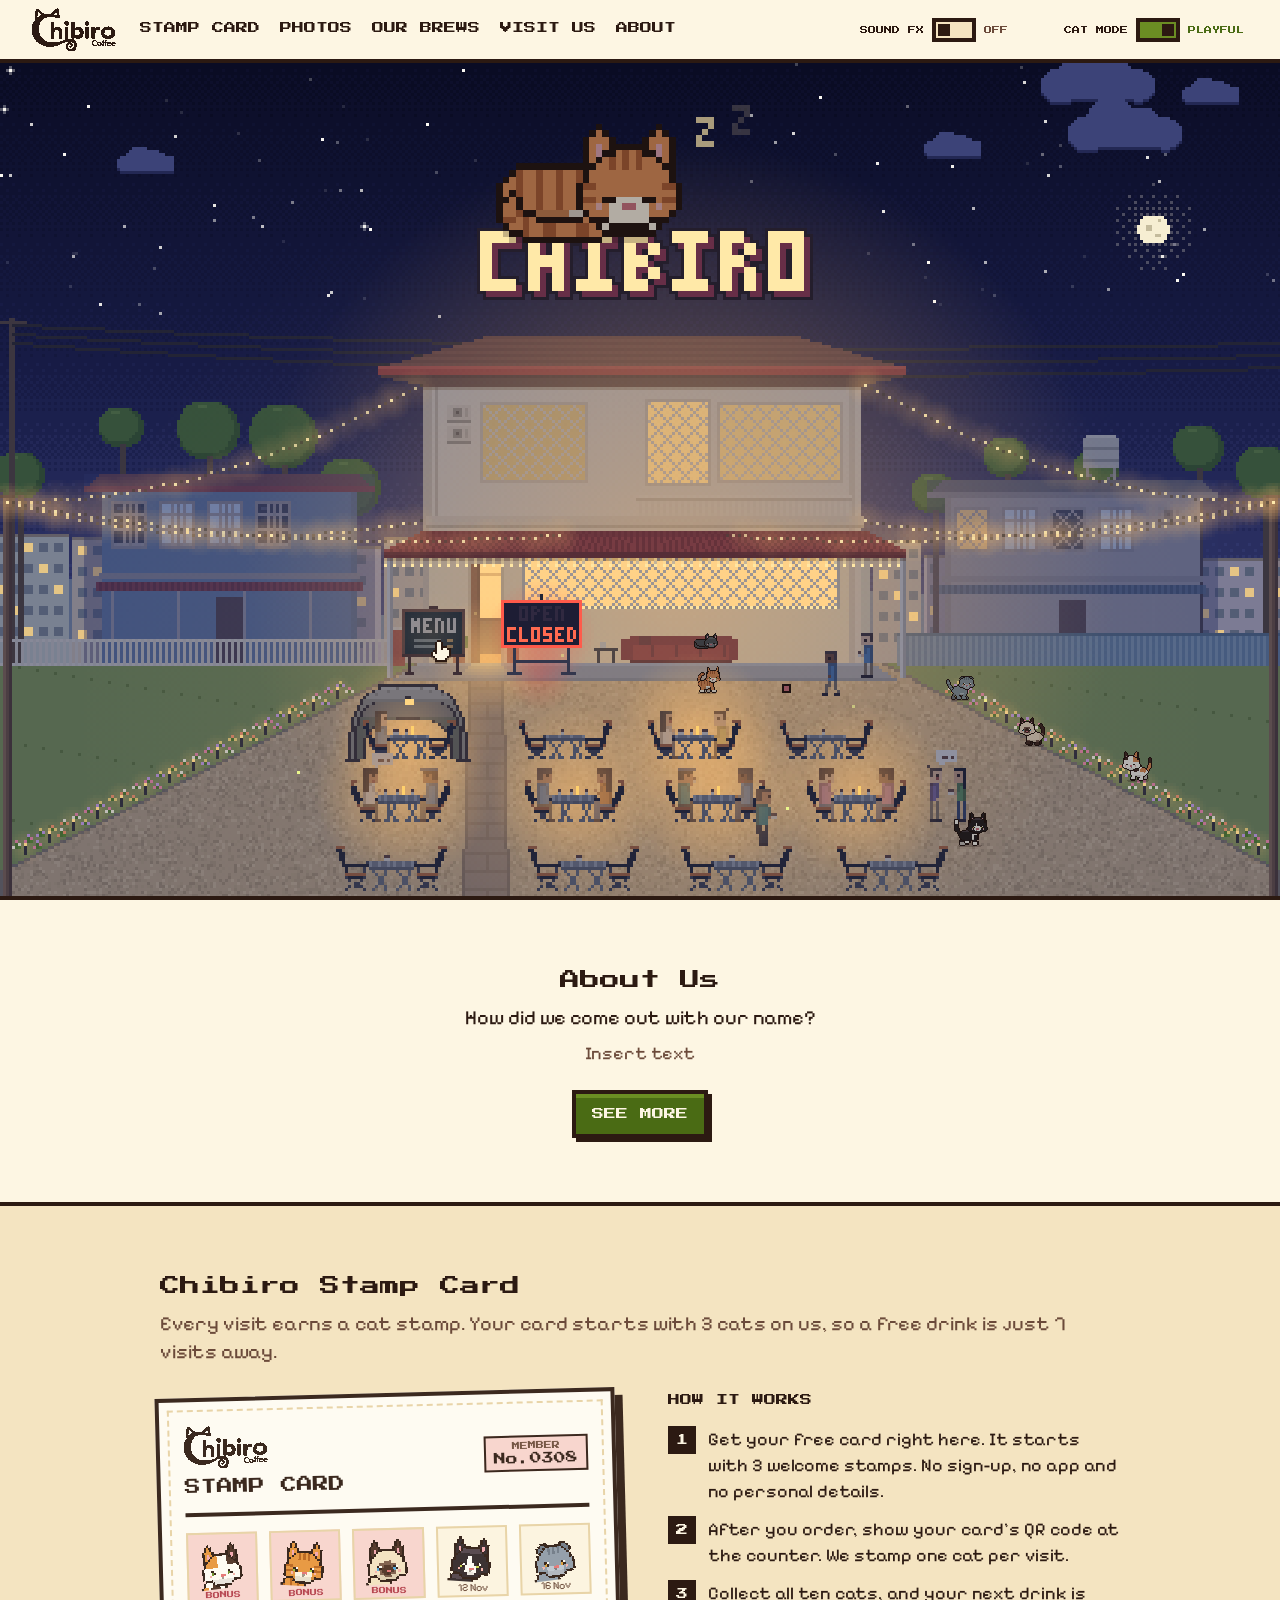
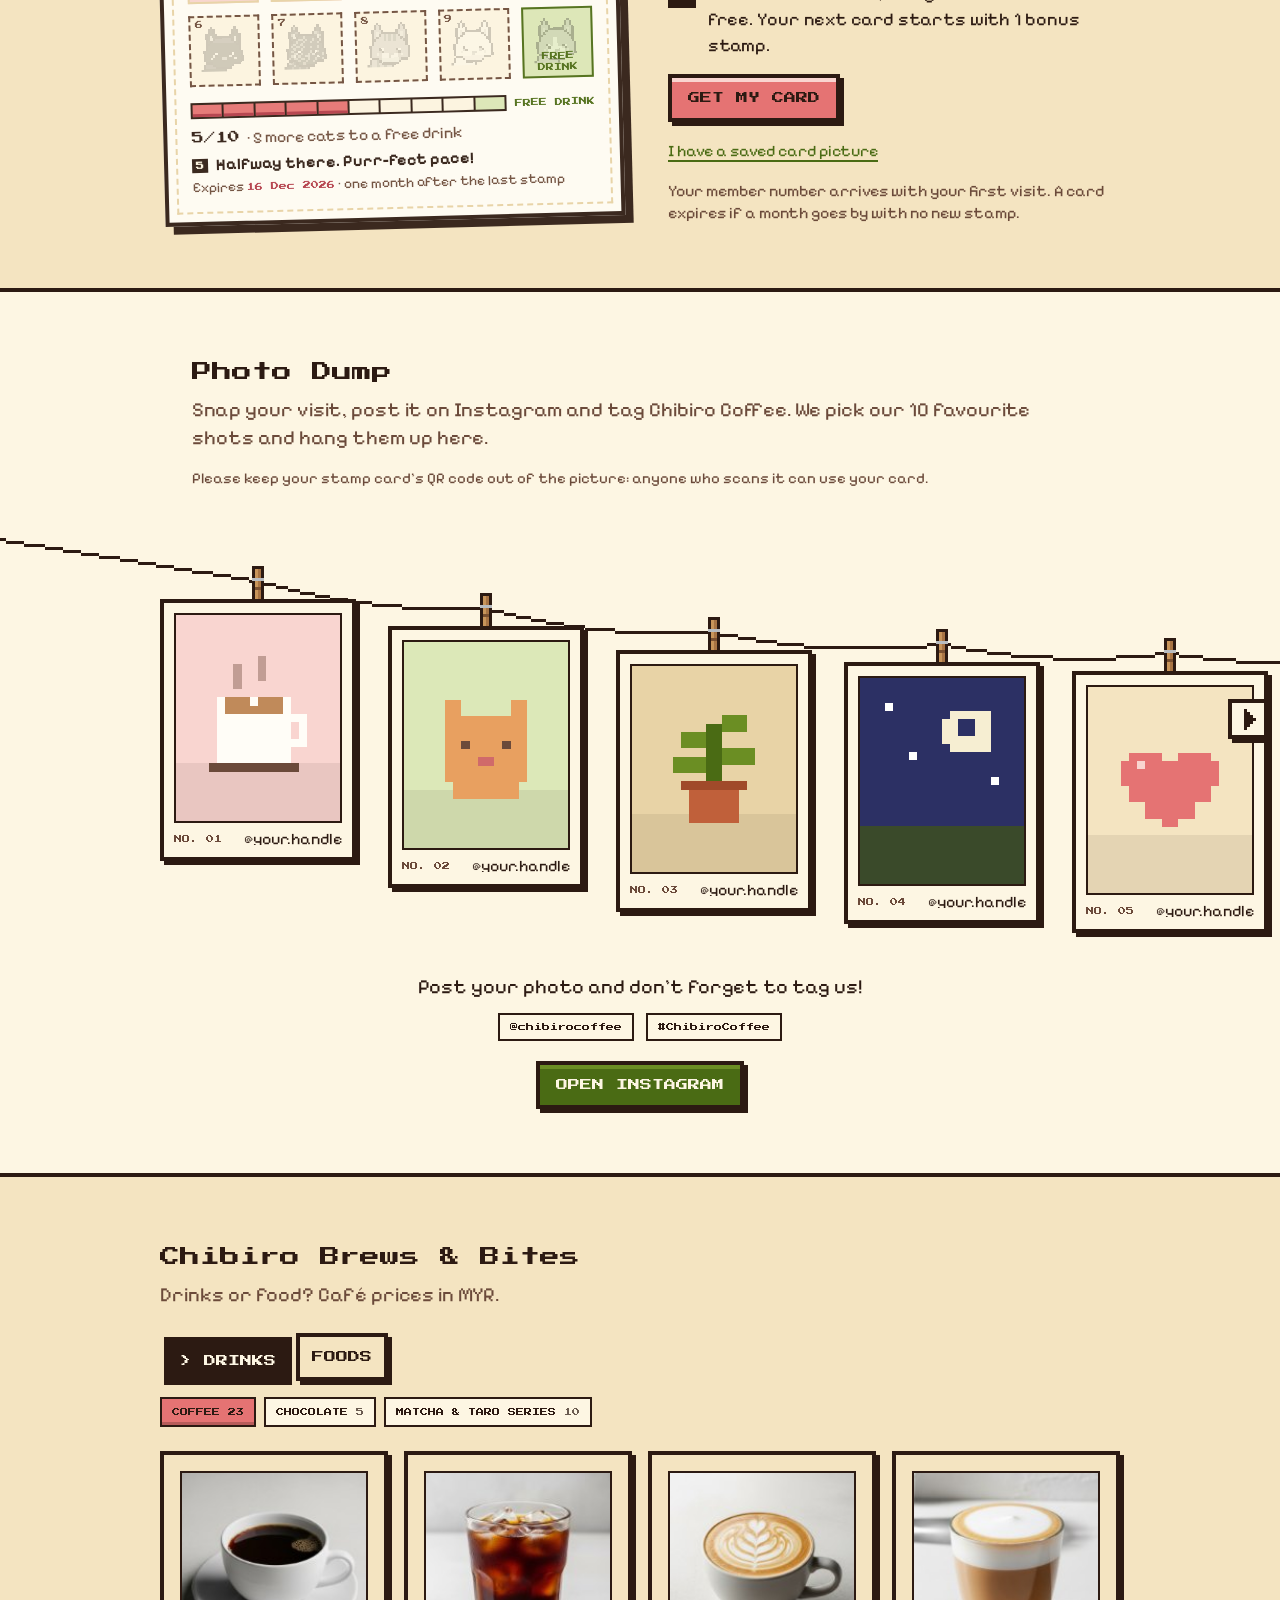
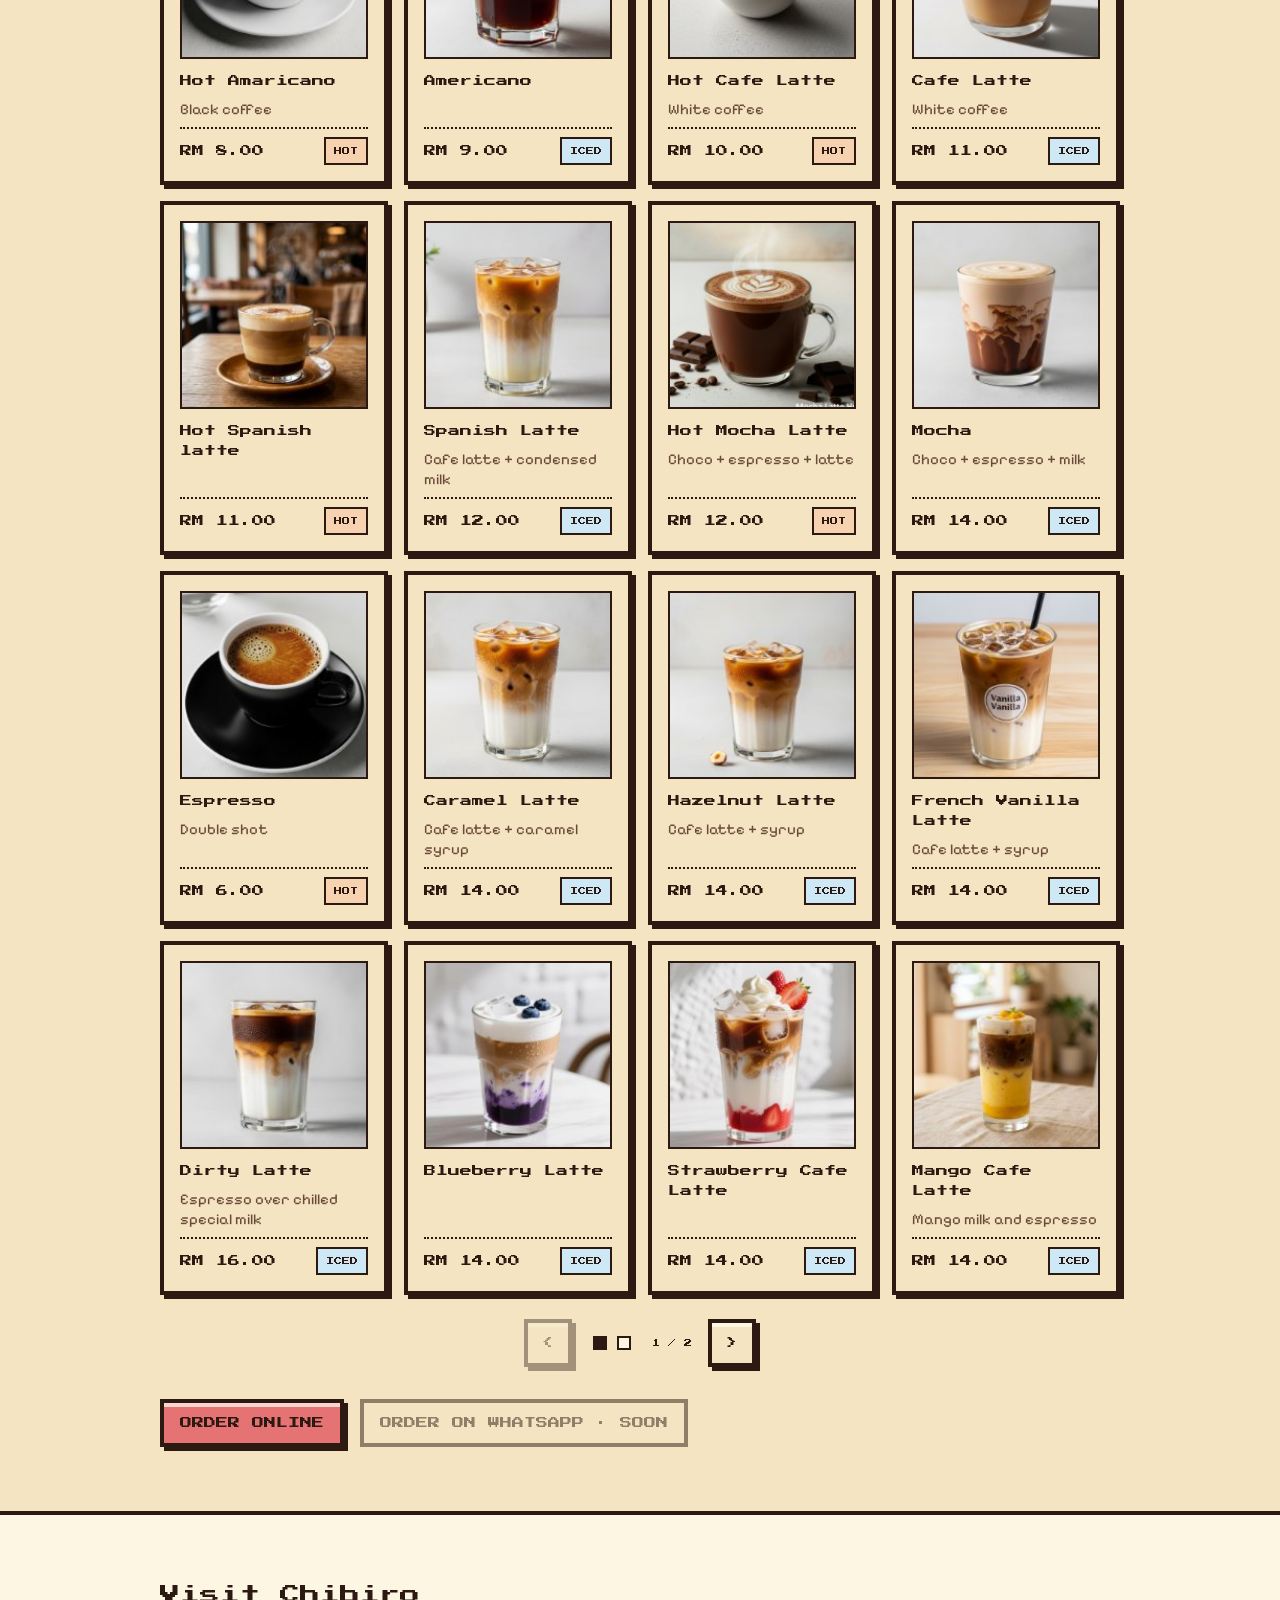
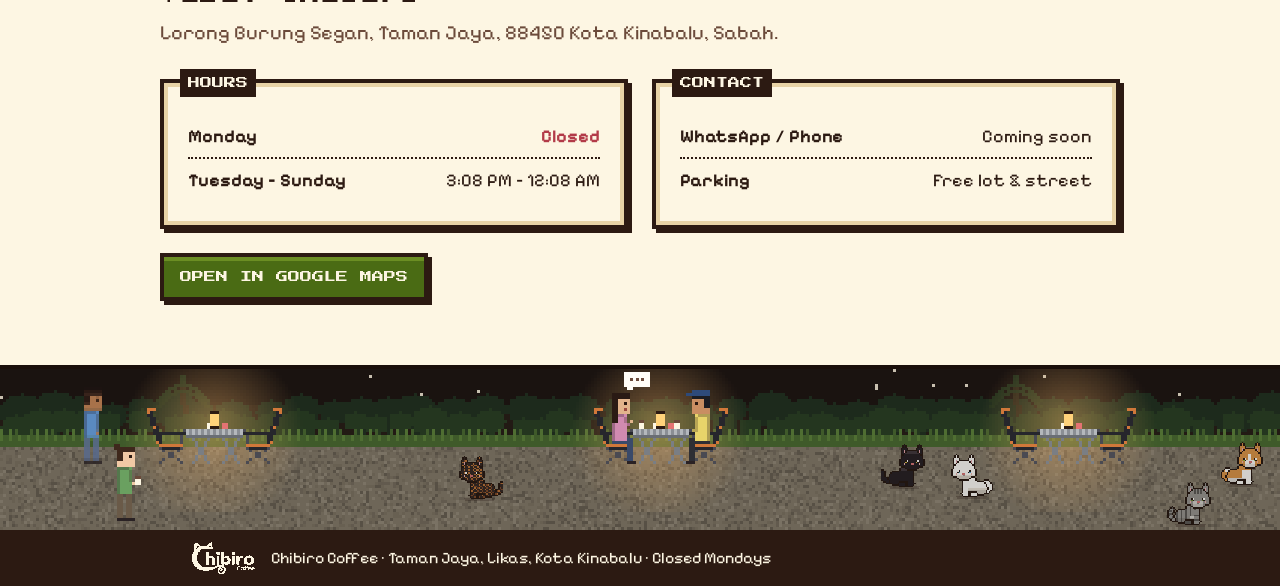
<file: index.html>
<!doctype html>
<html lang="en">
<head>
<meta charset="utf-8">
<meta name="viewport" content="width=device-width, initial-scale=1">
<!-- Content Security Policy: only this site's own scripts, styles, fonts and images run; the page may only talk to this site itself and the stamp card (Google Apps Script).
     'self' in connect-src lets checkers like Lighthouse read robots.txt from this site; it opens nothing outside it.
     If a new outside service is added (photos, maps, analytics), add its address here or the browser will block it. -->
<meta http-equiv="Content-Security-Policy" content="default-src 'none'; script-src 'self'; style-src 'self'; font-src 'self'; img-src 'self' data:; connect-src 'self' https://script.google.com https://script.googleusercontent.com; manifest-src 'self'; base-uri 'none'; form-action 'none'; object-src 'none'">
<meta name="referrer" content="strict-origin-when-cross-origin">
<title>Chibiro Coffee — Home-Brewed Specialty Coffee in Likas</title>
<meta name="description" content="Chibiro Coffee: cozy, cat-approved specialty coffee in Taman Jaya, Likas, Kota Kinabalu. Open Tuesday to Sunday, 3:08 PM – 12:08 AM.">
<link rel="icon" href="assets/chibiro-favicon.svg">
<link rel="canonical" href="https://nyleworks.github.io/Chibiro-Coffee/">
<!-- link previews (WhatsApp, Facebook, X, Telegram…). og:image and og:url must be absolute: update the address if the site moves -->
<meta property="og:type" content="website">
<meta property="og:site_name" content="Chibiro Coffee">
<meta property="og:title" content="Chibiro Coffee · Cat-Approved Specialty Coffee in Likas">
<meta property="og:description" content="A cozy home café in Taman Jaya, Likas, Kota Kinabalu. Specialty coffee under the fairy lights, from 3:08 PM to 12:08 AM, Tuesday to Sunday.">
<meta property="og:url" content="https://nyleworks.github.io/Chibiro-Coffee/">
<meta property="og:image" content="https://nyleworks.github.io/Chibiro-Coffee/assets/og-image.png">
<meta property="og:image:width" content="1200">
<meta property="og:image:height" content="630">
<meta property="og:image:alt" content="Pixel-art Chibiro Coffee café at sunset: a ginger cat asleep on the CHIBIRO sign above the white two-storey house with its red awning, neon OPEN sign, fairy lights and customers at tables in the yard.">
<meta property="og:locale" content="en_MY">
<meta name="twitter:card" content="summary_large_image">
<meta name="theme-color" content="#fdf6e3">
<!-- "Add to Home Screen". The manifest link is added by app.js on Android/desktop only: iPhones then save the exact
     address on screen (which carries the card), instead of the manifest's start address. -->
<link rel="apple-touch-icon" href="assets/chibiro-icon-180.png">
<meta name="apple-mobile-web-app-capable" content="yes">
<meta name="mobile-web-app-capable" content="yes">
<meta name="apple-mobile-web-app-status-bar-style" content="default">
<meta name="apple-mobile-web-app-title" content="Chibiro">
<!-- the two pixel fonts are hosted here (assets/fonts, OFL licence), so no visitor data goes to Google; font-display: swap in styles.css -->
<link rel="preload" href="assets/fonts/press-start-2p-latin-400-normal.woff2" as="font" type="font/woff2" crossorigin>
<link rel="preload" href="assets/fonts/pixelify-sans-latin-400-normal.woff2" as="font" type="font/woff2" crossorigin>
<link rel="stylesheet" href="styles.css">
<!-- for Google: the café's details as structured data (address, hours, menu). Hours past midnight close "00:08" the next day. -->
<script type="application/ld+json">
{
  "@context": "https://schema.org",
  "@type": "CafeOrCoffeeShop",
  "name": "Chibiro Coffee",
  "description": "A cozy, cat-approved home café serving specialty coffee in Taman Jaya, Likas, Kota Kinabalu.",
  "url": "https://nyleworks.github.io/Chibiro-Coffee/",
  "image": "https://nyleworks.github.io/Chibiro-Coffee/assets/og-image.png",
  "logo": "https://nyleworks.github.io/Chibiro-Coffee/assets/chibiro-icon-512.png",
  "address": {
    "@type": "PostalAddress",
    "streetAddress": "Lorong Burung Segan, Taman Jaya",
    "addressLocality": "Kota Kinabalu",
    "addressRegion": "Sabah",
    "postalCode": "88450",
    "addressCountry": "MY"
  },
  "openingHoursSpecification": [{
    "@type": "OpeningHoursSpecification",
    "dayOfWeek": ["Tuesday", "Wednesday", "Thursday", "Friday", "Saturday", "Sunday"],
    "opens": "15:08",
    "closes": "00:08"
  }],
  "servesCuisine": ["Coffee", "Matcha", "Desserts"],
  "priceRange": "RM 1.50 – RM 20",
  "currenciesAccepted": "MYR",
  "hasMenu": "https://nyleworks.github.io/Chibiro-Coffee/#brews",
  "hasMap": "https://www.google.com/maps/search/?api=1&query=Chibiro+Coffee+Taman+Jaya+Likas+Kota+Kinabalu",
  "amenityFeature": [
    { "@type": "LocationFeatureSpecification", "name": "Free Wi-Fi", "value": true },
    { "@type": "LocationFeatureSpecification", "name": "Free parking", "value": true }
  ]
}
</script>
</head>
<body class="cb">
  <a class="cb-skip" href="#main">Skip to content</a>
  <nav class="cb-nav" aria-label="Main">
    <a class="cb-nav__brand" href="#top" data-go="top"><img src="assets/chibiro-wordmark.svg" alt="Chibiro Coffee" width="84" height="43"></a>
    <button class="cb-nav__menu" id="navMenu" aria-expanded="false" aria-controls="navPanel" aria-label="Menu"><span class="cb-nav__bars" aria-hidden="true"></span></button>
    <div class="cb-nav__panel" id="navPanel">
    <ul class="cb-nav__links">
      <li><a href="#stamps" data-go="stamps">Stamp<span class="cb-nav__wide"> Card</span><span class="cb-nav__narrow">s</span></a></li>
      <li><a href="#photos" data-go="photos">Photos</a></li>
      <li><a href="#brews" data-go="brews">Our Brews</a></li>
      <li><a href="#visit" data-go="visit">Visit Us</a></li>
      <li><a href="#about" data-go="about">About</a></li>
    </ul>
    <div class="cb-nav__tools">
      <button class="cb-toggle" id="soundToggle" role="switch" aria-checked="false"><span>Sound FX</span><span class="cb-toggle__track"></span><span class="cb-toggle__state">Off</span></button>
      <button class="cb-toggle" id="catToggle" role="switch" aria-checked="true"><span>Cat Mode</span><span class="cb-toggle__track"></span><span class="cb-toggle__state">Playful</span></button>
    </div>
    </div>
  </nav>

  <main id="main" tabindex="-1">
  <header class="hero" id="top">
    <canvas class="hero__scene" id="scene" aria-hidden="true"></canvas>
    <div class="hero__body">
      <div class="hero__copy">
        <span class="cb-sr-only">Taman Jaya · Likas · Kota Kinabalu</span>
        <h1 class="cb-sr-only">Home-Brewed Specialty Coffee in Likas — Cat-Approved</h1>
        <p class="cb-sr-only">A cozy late-afternoon-to-midnight hangout with free Wi-Fi, free parking, and seats indoors and out. Open Tuesday to Sunday, 3:08 PM – 12:08 AM.</p>
      </div>
    </div>
    <a class="hero__menu-stand" id="menu-stand" href="#brews" data-go="brews" aria-label="See our menu" hidden><span class="hero__tap" aria-hidden="true"></span></a>
    <div class="hero__stage" id="stage" aria-hidden="true"></div>
  </header>

  <section class="cb-section about" id="about">
    <div class="cb-section__inner about__inner">
      <h2 class="cb-section__title">About Us</h2>
      <p class="about__ask">How did we come out with our name?</p>
      <p class="about__text">Insert text</p>
      <button class="cb-btn" type="button" id="aboutMore" aria-haspopup="dialog" aria-controls="aboutDialog">See More</button>
    </div>
  </section>

  <dialog class="about-pop" id="aboutDialog" aria-labelledby="aboutPopTitle">
    <button class="about-pop__close" type="button" data-about-close aria-label="Close"></button>
    <div class="about-pop__body">
      <h2 class="cb-section__title" id="aboutPopTitle">About Us</h2>
      <p class="about__ask">How did we come out with our name?</p>
      <p class="about__text">Insert text</p>
      <h3 class="about-pop__head">Our Story</h3>
      <p class="about__text">Insert text</p>
      <h3 class="about-pop__head">Meet Our Team</h3>
      <ul class="team" id="teamList"></ul>
    </div>
  </dialog>

  <section class="cb-section alt" id="stamps">
    <div class="cb-section__inner">
      <h2 class="cb-section__title">Chibiro Stamp Card</h2>
      <p class="cb-section__lead">Every visit earns a cat stamp. Your card starts with 3 cats on us, so a free drink is just 7 visits away.</p>
      <div class="stamps">
        <div class="stamp-card" id="stampCard"></div>
        <div class="stamp-how" id="stampSide">
          <h3 class="stamp-how__title">How it works</h3>
          <ol class="stamp-steps">
            <li><span class="stamp-steps__n">1</span><span>Get your free card right here. It starts with 3 welcome stamps. No sign-up, no app and no personal details.</span></li>
            <li><span class="stamp-steps__n">2</span><span>After you order, show your card's QR code at the counter. We stamp one cat per visit.</span></li>
            <li><span class="stamp-steps__n">3</span><span>Collect all ten cats, and your next drink is free. Your next card starts with 1 bonus stamp.</span></li>
          </ol>
          <button class="cb-btn cb-btn--berry" type="button" data-stamp="get">Get my card</button>
          <button class="stamp-link" type="button" data-stamp="load">I have a saved card picture</button>
          <p class="stamp-how__note">Your member number arrives with your first visit. A card expires if a month goes by with no new stamp.</p>
        </div>
      </div>
    </div>
  </section>

  <section class="cb-section photos" id="photos">
    <div class="cb-section__inner">
      <h2 class="cb-section__title">Photo Dump</h2>
      <p class="cb-section__lead">Snap your visit, post it on Instagram and tag Chibiro Coffee. We pick our 10 favourite shots and hang them up here.</p>
      <p class="photos__note">Please keep your stamp card's QR code out of the picture: anyone who scans it can use your card.</p>
    </div>
    <div class="photo-line">
      <button class="photo-line__btn photo-line__btn--prev" type="button" data-photos="-1" aria-label="Previous photos"></button>
      <div class="photo-line__track" id="photoTrack" tabindex="0" role="region" aria-label="Featured customer photos. Scroll sideways to see all 10.">
        <canvas class="photo-line__string" id="photoString" aria-hidden="true"></canvas>
        <ol class="photo-line__list" id="photoList"></ol>
      </div>
      <button class="photo-line__btn photo-line__btn--next" type="button" data-photos="1" aria-label="Next photos"></button>
    </div>
    <div class="cb-section__inner photos__cta">
      <p class="photos__ask">Post your photo and don't forget to tag us!</p>
      <p class="photos__tags"><span class="photos__tag">@chibirocoffee</span><span class="photos__tag">#ChibiroCoffee</span></p>
      <a class="cb-btn" href="#" data-todo="Instagram link">Open Instagram</a>
    </div>
  </section>

  <section class="cb-section alt" id="brews">
    <div class="cb-section__inner">
      <h2 class="cb-section__title">Chibiro Brews &amp; Bites</h2>
      <p class="cb-section__lead">Drinks or food? Café prices in MYR.</p>
      <div class="cb-tabs" id="tabs"></div>
      <!-- The whole menu lives here, so Google and other search engines can read every item. To change the menu, edit these cards:
           one <section> per category (data-shelf="drinks" or "snacks", shown as Drinks / Foods), one <article> per item, each photo in assets/menu/. app.js only splits it into pages. -->
      <div class="menu" id="menu">
        <section class="menu-group" data-shelf="drinks" aria-labelledby="menu-coffee">
          <h3 class="menu-group__title" id="menu-coffee">Coffee</h3>
          <div class="menu-grid">
            <article class="cb-item"><img class="cb-item__photo" src="assets/menu/hot-americano.jpg" alt="Hot Amaricano" width="176" height="176" loading="lazy"><div class="cb-item__head"><h4 class="cb-item__name">Hot Amaricano</h4></div><p class="cb-item__meta">Black coffee</p><div class="cb-item__foot"><span class="cb-item__price">RM 8.00</span><span class="cb-item__opts"><span class="cb-tag cb-tag--hot">Hot</span></span></div></article>
            <article class="cb-item"><img class="cb-item__photo" src="assets/menu/americano.jpg" alt="Americano" width="176" height="176" loading="lazy"><div class="cb-item__head"><h4 class="cb-item__name">Americano</h4></div><div class="cb-item__foot"><span class="cb-item__price">RM 9.00</span><span class="cb-item__opts"><span class="cb-tag cb-tag--ice">Iced</span></span></div></article>
            <article class="cb-item"><img class="cb-item__photo" src="assets/menu/hot-cafe-latte.jpg" alt="Hot Cafe Latte" width="176" height="176" loading="lazy"><div class="cb-item__head"><h4 class="cb-item__name">Hot Cafe Latte</h4></div><p class="cb-item__meta">White coffee</p><div class="cb-item__foot"><span class="cb-item__price">RM 10.00</span><span class="cb-item__opts"><span class="cb-tag cb-tag--hot">Hot</span></span></div></article>
            <article class="cb-item"><img class="cb-item__photo" src="assets/menu/cafe-latte.jpg" alt="Cafe Latte" width="176" height="176" loading="lazy"><div class="cb-item__head"><h4 class="cb-item__name">Cafe Latte</h4></div><p class="cb-item__meta">White coffee</p><div class="cb-item__foot"><span class="cb-item__price">RM 11.00</span><span class="cb-item__opts"><span class="cb-tag cb-tag--ice">Iced</span></span></div></article>
            <article class="cb-item"><img class="cb-item__photo" src="assets/menu/hot-spanish-latte.jpg" alt="Hot Spanish latte" width="176" height="176" loading="lazy"><div class="cb-item__head"><h4 class="cb-item__name">Hot Spanish latte</h4></div><div class="cb-item__foot"><span class="cb-item__price">RM 11.00</span><span class="cb-item__opts"><span class="cb-tag cb-tag--hot">Hot</span></span></div></article>
            <article class="cb-item"><img class="cb-item__photo" src="assets/menu/spanish-latte.jpg" alt="Spanish Latte" width="176" height="176" loading="lazy"><div class="cb-item__head"><h4 class="cb-item__name">Spanish Latte</h4></div><p class="cb-item__meta">Cafe latte + condensed milk</p><div class="cb-item__foot"><span class="cb-item__price">RM 12.00</span><span class="cb-item__opts"><span class="cb-tag cb-tag--ice">Iced</span></span></div></article>
            <article class="cb-item"><img class="cb-item__photo" src="assets/menu/hot-mocha-latte.jpg" alt="Hot Mocha Latte" width="176" height="176" loading="lazy"><div class="cb-item__head"><h4 class="cb-item__name">Hot Mocha Latte</h4></div><p class="cb-item__meta">Choco + espresso + latte</p><div class="cb-item__foot"><span class="cb-item__price">RM 12.00</span><span class="cb-item__opts"><span class="cb-tag cb-tag--hot">Hot</span></span></div></article>
            <article class="cb-item"><img class="cb-item__photo" src="assets/menu/mocha.jpg" alt="Mocha" width="176" height="176" loading="lazy"><div class="cb-item__head"><h4 class="cb-item__name">Mocha</h4></div><p class="cb-item__meta">Choco + espresso + milk</p><div class="cb-item__foot"><span class="cb-item__price">RM 14.00</span><span class="cb-item__opts"><span class="cb-tag cb-tag--ice">Iced</span></span></div></article>
            <article class="cb-item"><img class="cb-item__photo" src="assets/menu/espresso.jpg" alt="Espresso" width="176" height="176" loading="lazy"><div class="cb-item__head"><h4 class="cb-item__name">Espresso</h4></div><p class="cb-item__meta">Double shot</p><div class="cb-item__foot"><span class="cb-item__price">RM 6.00</span><span class="cb-item__opts"><span class="cb-tag cb-tag--hot">Hot</span></span></div></article>
            <article class="cb-item"><img class="cb-item__photo" src="assets/menu/caramel-latte.jpg" alt="Caramel Latte" width="176" height="176" loading="lazy"><div class="cb-item__head"><h4 class="cb-item__name">Caramel Latte</h4></div><p class="cb-item__meta">Cafe latte + caramel syrup</p><div class="cb-item__foot"><span class="cb-item__price">RM 14.00</span><span class="cb-item__opts"><span class="cb-tag cb-tag--ice">Iced</span></span></div></article>
            <article class="cb-item"><img class="cb-item__photo" src="assets/menu/hazelnut-latte.jpg" alt="Hazelnut Latte" width="176" height="176" loading="lazy"><div class="cb-item__head"><h4 class="cb-item__name">Hazelnut Latte</h4></div><p class="cb-item__meta">Cafe latte + syrup</p><div class="cb-item__foot"><span class="cb-item__price">RM 14.00</span><span class="cb-item__opts"><span class="cb-tag cb-tag--ice">Iced</span></span></div></article>
            <article class="cb-item"><img class="cb-item__photo" src="assets/menu/french-vanilla-latte.jpg" alt="French Vanilla Latte" width="176" height="176" loading="lazy"><div class="cb-item__head"><h4 class="cb-item__name">French Vanilla Latte</h4></div><p class="cb-item__meta">Cafe latte + syrup</p><div class="cb-item__foot"><span class="cb-item__price">RM 14.00</span><span class="cb-item__opts"><span class="cb-tag cb-tag--ice">Iced</span></span></div></article>
            <article class="cb-item"><img class="cb-item__photo" src="assets/menu/dirty-latte.jpg" alt="Dirty Latte" width="176" height="176" loading="lazy"><div class="cb-item__head"><h4 class="cb-item__name">Dirty Latte</h4></div><p class="cb-item__meta">Espresso over chilled special milk</p><div class="cb-item__foot"><span class="cb-item__price">RM 16.00</span><span class="cb-item__opts"><span class="cb-tag cb-tag--ice">Iced</span></span></div></article>
            <article class="cb-item"><img class="cb-item__photo" src="assets/menu/blueberry-latte.jpg" alt="Blueberry Latte" width="176" height="176" loading="lazy"><div class="cb-item__head"><h4 class="cb-item__name">Blueberry Latte</h4></div><div class="cb-item__foot"><span class="cb-item__price">RM 14.00</span><span class="cb-item__opts"><span class="cb-tag cb-tag--ice">Iced</span></span></div></article>
            <article class="cb-item"><img class="cb-item__photo" src="assets/menu/strawberry-cafe-latte.jpg" alt="Strawberry Cafe Latte" width="176" height="176" loading="lazy"><div class="cb-item__head"><h4 class="cb-item__name">Strawberry Cafe Latte</h4></div><div class="cb-item__foot"><span class="cb-item__price">RM 14.00</span><span class="cb-item__opts"><span class="cb-tag cb-tag--ice">Iced</span></span></div></article>
            <article class="cb-item"><img class="cb-item__photo" src="assets/menu/mango-cafe-latte.jpg" alt="Mango Cafe Latte" width="176" height="176" loading="lazy"><div class="cb-item__head"><h4 class="cb-item__name">Mango Cafe Latte</h4></div><p class="cb-item__meta">Mango milk and espresso</p><div class="cb-item__foot"><span class="cb-item__price">RM 14.00</span><span class="cb-item__opts"><span class="cb-tag cb-tag--ice">Iced</span></span></div></article>
            <article class="cb-item"><img class="cb-item__photo" src="assets/menu/tiramisu-latte.jpg" alt="Tiramisu latte" width="176" height="176" loading="lazy"><div class="cb-item__head"><h4 class="cb-item__name">Tiramisu latte</h4></div><div class="cb-item__foot"><span class="cb-item__price">RM 20.00</span><span class="cb-item__opts"><span class="cb-tag cb-tag--ice">Iced</span></span></div></article>
            <article class="cb-item"><img class="cb-item__photo" src="assets/menu/strawberry-spanish-latte.jpg" alt="Strawberry spanish latte" width="176" height="176" loading="lazy"><div class="cb-item__head"><h4 class="cb-item__name">Strawberry spanish latte</h4></div><div class="cb-item__foot"><span class="cb-item__price">RM 16.00</span><span class="cb-item__opts"><span class="cb-tag cb-tag--ice">Iced</span></span></div></article>
            <article class="cb-item"><img class="cb-item__photo" src="assets/menu/espresso-tonic.jpg" alt="Espresso Tonic" width="176" height="176" loading="lazy"><div class="cb-item__head"><h4 class="cb-item__name">Espresso Tonic</h4></div><div class="cb-item__foot"><span class="cb-item__price">RM 16.00</span><span class="cb-item__opts"><span class="cb-tag cb-tag--ice">Iced</span></span></div></article>
            <article class="cb-item"><img class="cb-item__photo" src="assets/menu/strawberricano.jpg" alt="Strawberricano" width="176" height="176" loading="lazy"><div class="cb-item__head"><h4 class="cb-item__name">Strawberricano</h4></div><p class="cb-item__meta">Strawberry and espresso</p><div class="cb-item__foot"><span class="cb-item__price">RM 11.00</span><span class="cb-item__opts"><span class="cb-tag cb-tag--ice">Iced</span></span></div></article>
            <article class="cb-item"><img class="cb-item__photo" src="assets/menu/sunset-americano.jpg" alt="Sunset Americano" width="176" height="176" loading="lazy"><div class="cb-item__head"><h4 class="cb-item__name">Sunset Americano</h4></div><p class="cb-item__meta">Orange juice and americano</p><div class="cb-item__foot"><span class="cb-item__price">RM 11.00</span><span class="cb-item__opts"><span class="cb-tag cb-tag--ice">Iced</span></span></div></article>
            <article class="cb-item"><img class="cb-item__photo" src="assets/menu/mont-blanc.jpg" alt="Mont Blanc" width="176" height="176" loading="lazy"><div class="cb-item__head"><h4 class="cb-item__name">Mont Blanc</h4></div><p class="cb-item__meta">Orange cloud cream, orange americano</p><div class="cb-item__foot"><span class="cb-item__price">RM 16.00</span><span class="cb-item__opts"><span class="cb-tag cb-tag--ice">Iced</span></span></div></article>
            <article class="cb-item"><img class="cb-item__photo" src="assets/menu/extra-shot-espresso.jpg" alt="Extra shot espresso" width="176" height="176" loading="lazy"><div class="cb-item__head"><h4 class="cb-item__name">Extra shot espresso</h4></div><p class="cb-item__meta">Add to any drink</p><div class="cb-item__foot"><span class="cb-item__price">RM 3.00</span><span class="cb-item__opts"></span></div></article>
          </div>
        </section>
        <section class="menu-group" data-shelf="drinks" aria-labelledby="menu-chocolate">
          <h3 class="menu-group__title" id="menu-chocolate">Chocolate</h3>
          <div class="menu-grid">
            <article class="cb-item"><img class="cb-item__photo" src="assets/menu/hot-chocolate-latte.jpg" alt="Hot Chocolate latte" width="176" height="176" loading="lazy"><div class="cb-item__head"><h4 class="cb-item__name">Hot Chocolate latte</h4></div><p class="cb-item__meta">Cocoa powder + cocoa sauce + milk</p><div class="cb-item__foot"><span class="cb-item__price">RM 10.00</span><span class="cb-item__opts"><span class="cb-tag cb-tag--hot">Hot</span></span></div></article>
            <article class="cb-item"><img class="cb-item__photo" src="assets/menu/chocolate.jpg" alt="chocolate" width="176" height="176" loading="lazy"><div class="cb-item__head"><h4 class="cb-item__name">chocolate</h4></div><p class="cb-item__meta">Cocoa + sauce + milk</p><div class="cb-item__foot"><span class="cb-item__price">RM 12.00</span><span class="cb-item__opts"><span class="cb-tag cb-tag--ice">Iced</span></span></div></article>
            <article class="cb-item"><img class="cb-item__photo" src="assets/menu/strawberry-chocolate.jpg" alt="Strawberry Chocolate" width="176" height="176" loading="lazy"><div class="cb-item__head"><h4 class="cb-item__name">Strawberry Chocolate</h4></div><p class="cb-item__meta">Cocoa + milk + strawberry puree</p><div class="cb-item__foot"><span class="cb-item__price">RM 14.00</span><span class="cb-item__opts"><span class="cb-tag cb-tag--ice">Iced</span></span></div></article>
            <article class="cb-item"><img class="cb-item__photo" src="assets/menu/triple-chocolate.jpg" alt="Triple Chocolate" width="176" height="176" loading="lazy"><div class="cb-item__head"><h4 class="cb-item__name">Triple Chocolate</h4></div><p class="cb-item__meta">3 types of chocolate + milk</p><div class="cb-item__foot"><span class="cb-item__price">RM 13.00</span><span class="cb-item__opts"><span class="cb-tag cb-tag--ice">Iced</span></span></div></article>
            <article class="cb-item"><img class="cb-item__photo" src="assets/menu/chocolate-clouds.jpg" alt="Chocolate Clouds" width="176" height="176" loading="lazy"><div class="cb-item__head"><h4 class="cb-item__name">Chocolate Clouds</h4></div><p class="cb-item__meta">3 types of chocolate with cloud on top</p><div class="cb-item__foot"><span class="cb-item__price">RM 16.00</span><span class="cb-item__opts"></span></div></article>
          </div>
        </section>
        <section class="menu-group" data-shelf="drinks" aria-labelledby="menu-matcha-taro-series">
          <h3 class="menu-group__title" id="menu-matcha-taro-series">Matcha &amp; Taro Series</h3>
          <div class="menu-grid">
            <article class="cb-item"><img class="cb-item__photo" src="assets/menu/hot-matcha-latte.jpg" alt="Hot Matcha Latte" width="176" height="176" loading="lazy"><div class="cb-item__head"><h4 class="cb-item__name">Hot Matcha Latte</h4></div><p class="cb-item__meta">Matcha + steamed milk</p><div class="cb-item__foot"><span class="cb-item__price">RM 12.00</span><span class="cb-item__opts"><span class="cb-tag cb-tag--hot">Hot</span></span></div></article>
            <article class="cb-item"><img class="cb-item__photo" src="assets/menu/matcha-latte.jpg" alt="Matcha Latte" width="176" height="176" loading="lazy"><div class="cb-item__head"><h4 class="cb-item__name">Matcha Latte</h4></div><p class="cb-item__meta">Matcha + milk</p><div class="cb-item__foot"><span class="cb-item__price">RM 14.00</span><span class="cb-item__opts"><span class="cb-tag cb-tag--ice">Iced</span></span></div></article>
            <article class="cb-item"><img class="cb-item__photo" src="assets/menu/strawberry-matcha-latte.jpg" alt="Strawberry Matcha Latte" width="176" height="176" loading="lazy"><div class="cb-item__head"><h4 class="cb-item__name">Strawberry Matcha Latte</h4></div><p class="cb-item__meta">Matcha + strawberry puree + milk</p><div class="cb-item__foot"><span class="cb-item__price">RM 16.00</span><span class="cb-item__opts"><span class="cb-tag cb-tag--ice">Iced</span></span></div></article>
            <article class="cb-item"><img class="cb-item__photo" src="assets/menu/strawberry-cloud-matcha.jpg" alt="Strawberry Cloud Matcha" width="176" height="176" loading="lazy"><div class="cb-item__head"><h4 class="cb-item__name">Strawberry Cloud Matcha</h4></div><p class="cb-item__meta">Matcha + strawberry puree + milk + cold foam</p><div class="cb-item__foot"><span class="cb-item__price">RM 18.00</span><span class="cb-item__opts"><span class="cb-tag cb-tag--ice">Iced</span></span></div></article>
            <article class="cb-item"><img class="cb-item__photo" src="assets/menu/blueberry-matcha.jpg" alt="Blueberry Matcha" width="176" height="176" loading="lazy"><div class="cb-item__head"><h4 class="cb-item__name">Blueberry Matcha</h4></div><div class="cb-item__foot"><span class="cb-item__price">RM 16.00</span><span class="cb-item__opts"><span class="cb-tag cb-tag--ice">Iced</span></span></div></article>
            <article class="cb-item"><img class="cb-item__photo" src="assets/menu/mango-matcha.jpg" alt="Mango Matcha" width="176" height="176" loading="lazy"><div class="cb-item__head"><h4 class="cb-item__name">Mango Matcha</h4></div><div class="cb-item__foot"><span class="cb-item__price">RM 16.00</span><span class="cb-item__opts"><span class="cb-tag cb-tag--ice">Iced</span></span></div></article>
            <article class="cb-item"><img class="cb-item__photo" src="assets/menu/matcha-cream-taro.jpg" alt="Matcha Cream Taro" width="176" height="176" loading="lazy"><div class="cb-item__head"><h4 class="cb-item__name">Matcha Cream Taro</h4></div><div class="cb-item__foot"><span class="cb-item__price">RM 16.00</span><span class="cb-item__opts"><span class="cb-tag cb-tag--ice">Iced</span></span></div></article>
            <article class="cb-item"><img class="cb-item__photo" src="assets/menu/hot-taro-latte.jpg" alt="Hot Taro latte" width="176" height="176" loading="lazy"><div class="cb-item__head"><h4 class="cb-item__name">Hot Taro latte</h4></div><div class="cb-item__foot"><span class="cb-item__price">RM 12.00</span><span class="cb-item__opts"><span class="cb-tag cb-tag--hot">Hot</span></span></div></article>
            <article class="cb-item"><img class="cb-item__photo" src="assets/menu/taro-latte.jpg" alt="Taro Latte" width="176" height="176" loading="lazy"><div class="cb-item__head"><h4 class="cb-item__name">Taro Latte</h4></div><div class="cb-item__foot"><span class="cb-item__price">RM 14.00</span><span class="cb-item__opts"><span class="cb-tag cb-tag--ice">Iced</span></span></div></article>
            <article class="cb-item"><img class="cb-item__photo" src="assets/menu/strawberry-cream-taro.jpg" alt="Strawberry Cream Taro" width="176" height="176" loading="lazy"><div class="cb-item__head"><h4 class="cb-item__name">Strawberry Cream Taro</h4></div><div class="cb-item__foot"><span class="cb-item__price">RM 16.00</span><span class="cb-item__opts"><span class="cb-tag cb-tag--ice">Iced</span></span></div></article>
          </div>
        </section>
        <section class="menu-group" data-shelf="snacks" aria-labelledby="menu-pastries">
          <h3 class="menu-group__title" id="menu-pastries">Pastries</h3>
          <div class="menu-grid">
            <article class="cb-item"><img class="cb-item__photo" src="assets/menu/seasalt-chocolate-cookies.jpg" alt="Seasalt Chocolate cookies" width="176" height="176" loading="lazy"><div class="cb-item__head"><h4 class="cb-item__name">Seasalt Chocolate cookies</h4></div><div class="cb-item__foot"><span class="cb-item__price">RM 2.00</span><span class="cb-item__opts"></span></div></article>
            <article class="cb-item"><img class="cb-item__photo" src="assets/menu/black-cookies.jpg" alt="Black cookies" width="176" height="176" loading="lazy"><div class="cb-item__head"><h4 class="cb-item__name">Black cookies</h4></div><div class="cb-item__foot"><span class="cb-item__price">RM 2.00</span><span class="cb-item__opts"></span></div></article>
            <article class="cb-item"><img class="cb-item__photo" src="assets/menu/soft-cookies.jpg" alt="Soft cookies" width="176" height="176" loading="lazy"><div class="cb-item__head"><h4 class="cb-item__name">Soft cookies</h4></div><div class="cb-item__foot"><span class="cb-item__price">RM 8.00</span><span class="cb-item__opts"></span></div></article>
            <article class="cb-item"><img class="cb-item__photo" src="assets/menu/brownies-550.jpg" alt="brownies" width="176" height="176" loading="lazy"><div class="cb-item__head"><h4 class="cb-item__name">brownies</h4></div><div class="cb-item__foot"><span class="cb-item__price">RM 5.50</span><span class="cb-item__opts"></span></div></article>
            <article class="cb-item"><img class="cb-item__photo" src="assets/menu/brownies-800.jpg" alt="Brownies" width="176" height="176" loading="lazy"><div class="cb-item__head"><h4 class="cb-item__name">Brownies</h4></div><div class="cb-item__foot"><span class="cb-item__price">RM 8.00</span><span class="cb-item__opts"></span></div></article>
            <article class="cb-item"><img class="cb-item__photo" src="assets/menu/lemon-pound-cake.jpg" alt="Lemon pound cake" width="176" height="176" loading="lazy"><div class="cb-item__head"><h4 class="cb-item__name">Lemon pound cake</h4></div><div class="cb-item__foot"><span class="cb-item__price">RM 9.00</span><span class="cb-item__opts"></span></div></article>
            <article class="cb-item"><img class="cb-item__photo" src="assets/menu/cheese-cake.jpg" alt="Cheese cake" width="176" height="176" loading="lazy"><div class="cb-item__head"><h4 class="cb-item__name">Cheese cake</h4></div><div class="cb-item__foot"><span class="cb-item__price">RM 10.00</span><span class="cb-item__opts"></span></div></article>
            <article class="cb-item"><img class="cb-item__photo" src="assets/menu/roasted-pumpkin-seeds.jpg" alt="Roasted Pumpkin Seeds" width="176" height="176" loading="lazy"><div class="cb-item__head"><h4 class="cb-item__name">Roasted Pumpkin Seeds</h4></div><div class="cb-item__foot"><span class="cb-item__price">RM 4.00</span><span class="cb-item__opts"></span></div></article>
          </div>
        </section>
        <section class="menu-group" data-shelf="snacks" aria-labelledby="menu-meal">
          <h3 class="menu-group__title" id="menu-meal">Meal</h3>
          <div class="menu-grid">
            <article class="cb-item"><img class="cb-item__photo" src="assets/menu/nasi-lemak-mini.jpg" alt="Nasi Lemak mini" width="176" height="176" loading="lazy"><div class="cb-item__head"><h4 class="cb-item__name">Nasi Lemak mini</h4></div><div class="cb-item__foot"><span class="cb-item__price">RM 3.00</span><span class="cb-item__opts"></span></div></article>
            <article class="cb-item"><img class="cb-item__photo" src="assets/menu/mee-siam.jpg" alt="Mee siam" width="176" height="176" loading="lazy"><div class="cb-item__head"><h4 class="cb-item__name">Mee siam</h4></div><div class="cb-item__foot"><span class="cb-item__price">RM 3.00</span><span class="cb-item__opts"></span></div></article>
            <article class="cb-item"><img class="cb-item__photo" src="assets/menu/laksa-peneng.jpg" alt="Laksa Peneng" width="176" height="176" loading="lazy"><div class="cb-item__head"><h4 class="cb-item__name">Laksa Peneng</h4></div><div class="cb-item__foot"><span class="cb-item__price">RM 10.00</span><span class="cb-item__opts"></span></div></article>
          </div>
        </section>
        <section class="menu-group" data-shelf="snacks" aria-labelledby="menu-for-the-cats">
          <h3 class="menu-group__title" id="menu-for-the-cats">For the Cats</h3>
          <div class="menu-grid">
            <article class="cb-item"><img class="cb-item__photo" src="assets/menu/cat-treats.jpg" alt="Cat Treats" width="176" height="176" loading="lazy"><div class="cb-item__head"><h4 class="cb-item__name">Cat Treats</h4></div><p class="cb-item__meta">Treat the café cats</p><div class="cb-item__foot"><span class="cb-item__price">RM 1.50</span><span class="cb-item__opts"></span></div></article>
            <article class="cb-item"><img class="cb-item__photo" src="assets/menu/cat-figurine.jpg" alt="Cat figurine" width="176" height="176" loading="lazy"><div class="cb-item__head"><h4 class="cb-item__name">Cat figurine</h4></div><p class="cb-item__meta">A little Chibiro to take home</p><div class="cb-item__foot"><span class="cb-item__price">RM 5.00</span><span class="cb-item__opts"></span></div></article>
            <article class="cb-item"><img class="cb-item__photo" src="assets/menu/photo-soon.svg" alt="Photo coming soon" width="176" height="176" loading="lazy"><div class="cb-item__head"><h4 class="cb-item__name">Cat Sticks treat</h4></div><div class="cb-item__foot"><span class="cb-item__price">RM 2.50</span><span class="cb-item__opts"></span></div></article>
          </div>
        </section>
      </div>
      <div class="order">
        <a class="cb-btn cb-btn--berry" href="https://order.epos.com/page/my-muhammad-auf-afibukhari/menu?storeId=20260727111511000210001507559724&amp;serviceType=PICKUP&amp;storeType=RESTAURANT" target="_blank" rel="noopener">Order Online</a>
        <span class="cb-btn cb-btn--plain is-off" aria-disabled="true">Order on WhatsApp · Soon</span>
      </div>
    </div>
  </section>

  <section class="cb-section" id="visit">
    <div class="cb-section__inner">
      <h2 class="cb-section__title">Visit Chibiro</h2>
      <p class="cb-section__lead">Lorong Burung Segan, Taman Jaya, 88450 Kota Kinabalu, Sabah.</p>
      <div class="visit">
        <section class="cb-panel">
          <h3 class="cb-panel__title">Hours</h3>
          <dl class="cb-panel__rows">
            <div class="cb-panel__row"><dt>Monday</dt><dd class="is-closed">Closed</dd></div>
            <div class="cb-panel__row"><dt>Tuesday – Sunday</dt><dd>3:08 PM – 12:08 AM</dd></div>
          </dl>
        </section>
        <section class="cb-panel">
          <h3 class="cb-panel__title">Contact</h3>
          <dl class="cb-panel__rows">
            <div class="cb-panel__row"><dt>WhatsApp / Phone</dt><dd>Coming soon</dd></div>
            <div class="cb-panel__row"><dt>Parking</dt><dd>Free lot &amp; street</dd></div>
          </dl>
        </section>
      </div>
      <div class="visit__links">
        <a class="cb-btn" href="https://www.google.com/maps/search/?api=1&amp;query=Chibiro+Coffee+Taman+Jaya+Likas+Kota+Kinabalu" target="_blank" rel="noopener">Open in Google Maps</a>
      </div>
    </div>
  </section>
  </main>

  <footer class="foot cb-on-roast">
    <div class="den" aria-hidden="true">
      <canvas class="den__yard" id="denYard"></canvas>
      <div class="den__cats" id="denCats"></div>
    </div>
    <div class="foot__row">
      <img src="assets/chibiro-wordmark-light.svg" alt="" width="84" height="43">
      <p>Chibiro Coffee · Taman Jaya, Likas, Kota Kinabalu · Closed Mondays</p>
    </div>
  </footer>

<div id="cats">
  <div id="yarn" aria-hidden="true"></div>
  <button class="cb-cat" aria-label="Pet the Calico"><canvas class="cb-cat__sprite" width="32" height="32"></canvas><span class="cb-cat__bubble"><img alt="" width="16" height="16"></span></button>
  <button class="cb-cat" aria-label="Pet the Orange Tabby"><canvas class="cb-cat__sprite" width="32" height="32"></canvas><span class="cb-cat__bubble"><img alt="" width="16" height="16"></span></button>
  <button class="cb-cat" aria-label="Pet the Siamese"><canvas class="cb-cat__sprite" width="32" height="32"></canvas><span class="cb-cat__bubble"><img alt="" width="16" height="16"></span></button>
  <button class="cb-cat" aria-label="Pet the Tuxedo"><canvas class="cb-cat__sprite" width="32" height="32"></canvas><span class="cb-cat__bubble"><img alt="" width="16" height="16"></span></button>
  <button class="cb-cat" aria-label="Pet the Scottish Fold"><canvas class="cb-cat__sprite" width="32" height="32"></canvas><span class="cb-cat__bubble"><img alt="" width="16" height="16"></span></button>
</div>

<!-- qrcode.js is loaded by app.js only when a stamp card needs its QR code -->
<script src="scene.js" defer></script>
<script src="config.js" defer></script>
<script src="app.js" defer></script>
</body>
</html>
</file>
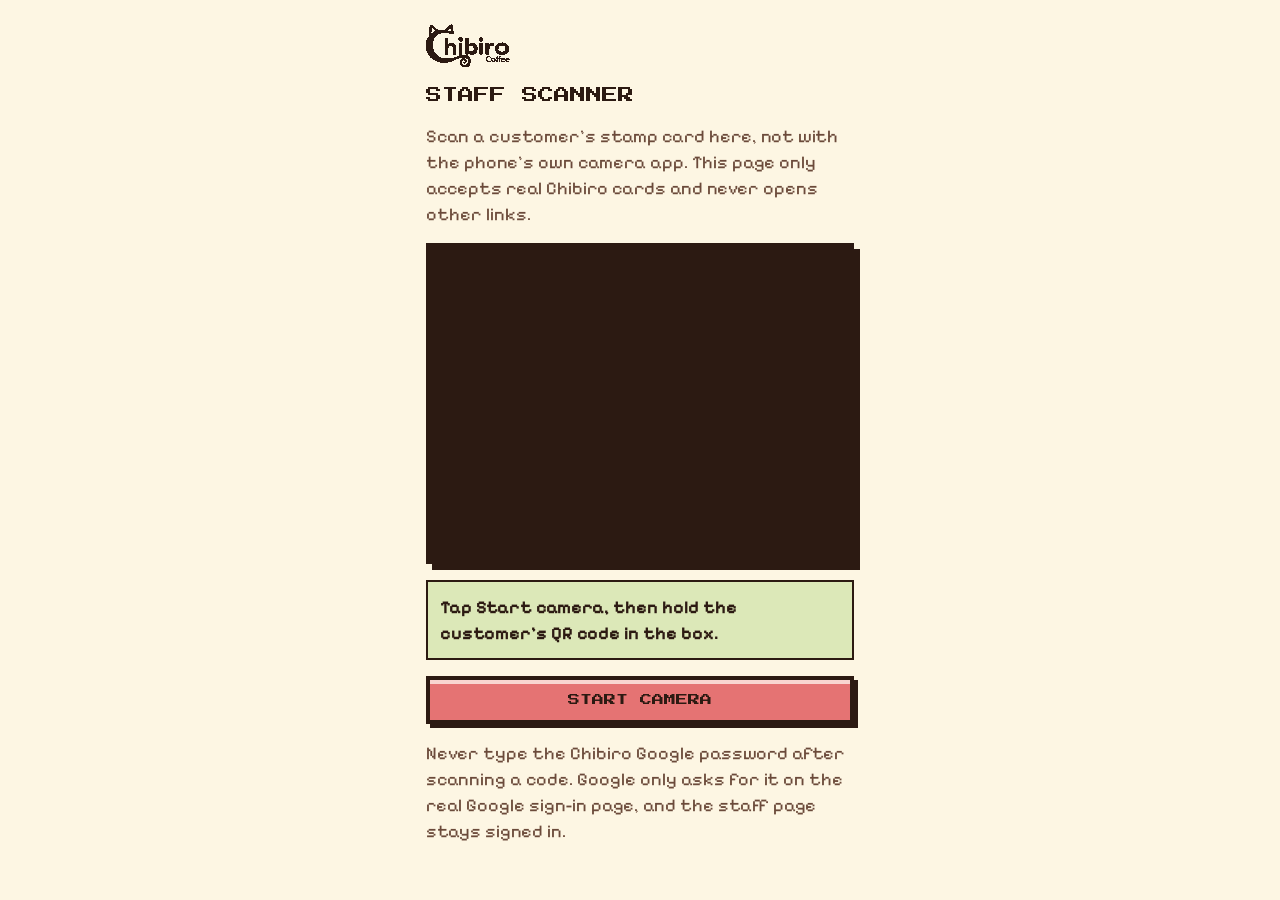
<file: staff.html>
<!doctype html>
<html lang="en">
<head>
<meta charset="utf-8">
<meta name="viewport" content="width=device-width, initial-scale=1">
<!-- Only this site's own files may run here. The page talks to no server: it only reads QR codes with the camera. -->
<meta http-equiv="Content-Security-Policy" content="default-src 'none'; script-src 'self'; style-src 'self'; font-src 'self'; img-src 'self' data:; media-src 'self' blob: mediastream:; connect-src 'none'; base-uri 'none'; form-action 'none'; object-src 'none'">
<meta name="referrer" content="no-referrer">
<meta name="robots" content="noindex, nofollow">
<title>Chibiro staff scanner</title>
<link rel="icon" href="assets/chibiro-favicon.svg">
<link rel="stylesheet" href="styles.css">
</head>
<body class="cb staff">
  <main class="staff__wrap">
    <img src="assets/chibiro-wordmark.svg" alt="Chibiro Coffee" width="84" height="43">
    <h1 class="staff__title">Staff scanner</h1>
    <p class="staff__lead">Scan a customer's stamp card here, not with the phone's own camera app. This page only accepts real Chibiro cards and never opens other links.</p>
    <div class="staff__cam">
      <video id="cam" playsinline muted aria-label="Camera view"></video>
      <canvas id="frame" hidden></canvas>
    </div>
    <p class="staff__status" id="status" role="status" aria-live="polite">Tap Start camera, then hold the customer's QR code in the box.</p>
    <button class="cb-btn cb-btn--berry staff__btn" type="button" id="start">Start camera</button>
    <p class="staff__note">Never type the Chibiro Google password after scanning a code. Google only asks for it on the real Google sign-in page, and the staff page stays signed in.</p>
  </main>
<script src="config.js" defer></script>
<script src="staff.js" defer></script>
</body>
</html>
</file>
<file: styles.css>
/* Chibiro Coffee — design tokens (from the Chibiro Coffee design system) */
/* Pixel fonts, hosted on this site (SIL Open Font License, see assets/fonts) */
@font-face { font-family: "Press Start 2P"; font-style: normal; font-weight: 400; font-display: swap; src: url(assets/fonts/press-start-2p-latin-400-normal.woff2) format("woff2"); unicode-range: U+0000-00FF, U+0131, U+0152-0153, U+02BB-02BC, U+02C6, U+02DA, U+02DC, U+0304, U+0308, U+0329, U+2000-206F, U+20AC, U+2122, U+2191, U+2193, U+2212, U+2215, U+FEFF, U+FFFD; }
@font-face { font-family: "Pixelify Sans"; font-style: normal; font-weight: 400; font-display: swap; src: url(assets/fonts/pixelify-sans-latin-400-normal.woff2) format("woff2"); unicode-range: U+0000-00FF, U+0131, U+0152-0153, U+02BB-02BC, U+02C6, U+02DA, U+02DC, U+0304, U+0308, U+0329, U+2000-206F, U+20AC, U+2122, U+2191, U+2193, U+2212, U+2215, U+FEFF, U+FFFD; }
@font-face { font-family: "Pixelify Sans"; font-style: normal; font-weight: 700; font-display: swap; src: url(assets/fonts/pixelify-sans-latin-700-normal.woff2) format("woff2"); unicode-range: U+0000-00FF, U+0131, U+0152-0153, U+02BB-02BC, U+02C6, U+02DA, U+02DC, U+0304, U+0308, U+0329, U+2000-206F, U+20AC, U+2122, U+2191, U+2193, U+2212, U+2215, U+FEFF, U+FFFD; }

:root {
  --cream: #fdf6e3;
  --parchment: #f4e4c1;
  --parchment-deep: #e8d3a6;
  --roast: #2c1a12;
  --roast-soft: #6b4a3a;
  --matcha: #6b8e23;
  --matcha-deep: #4a6b14;
  --matcha-foam: #dce8b8;
  --strawberry: #e57373;
  --strawberry-deep: #b23a48;
  --strawberry-milk: #f9d5d0;
  --cat-white: #fffdf7;
  --space-1: 4px;
  --space-2: 8px;
  --space-3: 12px;
  --space-4: 16px;
  --space-6: 24px;
  --space-8: 32px;
  --space-12: 48px;
  --space-16: 64px;
  --radius-none: 0px;
  --shadow-drop: 4px 4px 0 #2c1a12;
  --shadow-hover: 2px 2px 0 #2c1a12;
  --shadow-lift: 8px 8px 0 #2c1a12;
  --border-pixel: 4px;
  --border-thin: 2px;
  --sprite-md: 48px;
  --z-nav: 40;
  --z-cats: 50;
  --font-display: "Press Start 2P", "Silkscreen", ui-monospace, monospace;
  --font-body: "Pixelify Sans", "VT323", ui-monospace, monospace;
}
/* Chibiro Coffee — component styles. Every value comes from tokens.css. */

.cb, .cb *, .cb *::before, .cb *::after { box-sizing: border-box; }
.cb {
  margin: 0;
  font-family: var(--font-body);
  font-size: 18px;
  line-height: 26px;
  color: var(--roast);
  background: var(--cream);
  -webkit-font-smoothing: none;
  font-smooth: never;
}
.cb img { image-rendering: pixelated; }
.cb :focus-visible { outline: var(--border-pixel) solid var(--roast); outline-offset: var(--space-1); }
.cb-on-roast :focus-visible { outline-color: var(--cream); }

/* ---------- Button ---------- */
.cb-btn {
  display: inline-flex; align-items: center; justify-content: center; gap: var(--space-2);
  padding: var(--space-3) var(--space-4);
  font-family: var(--font-display); font-size: 12px; line-height: 16px; text-transform: uppercase;
  text-decoration: none; cursor: pointer;
  color: var(--cream); background: var(--matcha-deep);
  border: var(--border-pixel) solid var(--roast); border-radius: var(--radius-none);
  box-shadow: inset 0 var(--space-1) 0 var(--matcha), var(--shadow-drop);
}
.cb-btn:hover { transform: translate(2px, 2px); box-shadow: inset 0 var(--space-1) 0 var(--matcha), var(--shadow-hover); }
.cb-btn:active { transform: translate(4px, 4px); box-shadow: inset 0 var(--space-1) 0 var(--matcha); }
.cb-btn--berry { color: var(--roast); background: var(--strawberry); box-shadow: inset 0 var(--space-1) 0 var(--strawberry-milk), var(--shadow-drop); }
.cb-btn--berry:hover { box-shadow: inset 0 var(--space-1) 0 var(--strawberry-milk), var(--shadow-hover); }
.cb-btn--berry:active { box-shadow: inset 0 var(--space-1) 0 var(--strawberry-milk); }
.cb-btn--plain { color: var(--roast); background: var(--parchment); box-shadow: inset 0 var(--space-1) 0 var(--cream), var(--shadow-drop); }
.cb-btn--plain:hover { box-shadow: inset 0 var(--space-1) 0 var(--cream), var(--shadow-hover); }
.cb-btn--plain:active { background: var(--parchment-deep); box-shadow: none; }

/* ---------- Tag ---------- */
.cb-tag {
  display: inline-block; padding: var(--space-1) var(--space-2);
  font-family: var(--font-display); font-size: 8px; line-height: 16px; text-transform: uppercase; white-space: nowrap;
  color: var(--roast); background: var(--cream);
  border: var(--border-thin) solid var(--roast);
}
.cb-tag--berry { background: var(--strawberry); }

/* ---------- Toggle ---------- */
.cb-toggle {
  display: inline-flex; align-items: center; gap: var(--space-2);
  padding: var(--space-1); background: none; border: 0; cursor: pointer;
  font-family: var(--font-display); font-size: 8px; line-height: 16px; text-transform: uppercase; color: var(--roast);
}
.cb-toggle__track {
  position: relative; width: 44px; height: 24px; flex: none;
  background: var(--parchment); border: var(--border-pixel) solid var(--roast);
}
.cb-toggle__track::after {
  content: ""; position: absolute; top: 2px; left: 2px; width: 12px; height: 12px; background: var(--roast);
}
.cb-toggle[aria-checked="true"] .cb-toggle__track { background: var(--matcha); }
.cb-toggle[aria-checked="true"] .cb-toggle__track::after { left: 22px; }
.cb-toggle__state { min-width: 7ch; text-align: left; color: var(--roast-soft); }
.cb-toggle[aria-checked="true"] .cb-toggle__state { color: var(--matcha-deep); }

/* ---------- NavBar ---------- */
.cb-nav {
  position: sticky; top: 0; z-index: var(--z-nav);
  display: flex; align-items: center; flex-wrap: wrap; gap: var(--space-2) var(--space-6);
  padding: var(--space-2) var(--space-8);
  background: var(--cream); border-bottom: var(--border-pixel) solid var(--roast);
}
.cb-nav__brand { display: inline-flex; align-items: center; gap: var(--space-2); text-decoration: none; color: var(--roast);
  font-family: var(--font-display); font-size: 12px; line-height: 20px; text-transform: uppercase; }
.cb-nav__brand img { display: block; width: 84px; height: 43px; }
.cb-nav__links { display: flex; gap: 20px; margin: 0 auto 0 0; padding: 0; list-style: none; }   /* 20px: the 12px links still fit one row from about 1130px wide */
.cb-nav__links a {
  display: block; padding: var(--space-2) 0; color: var(--roast); text-decoration: none;
  font-family: var(--font-display); font-size: 12px; line-height: 16px; text-transform: uppercase;
  border-bottom: var(--border-pixel) solid transparent;
}
.cb-nav__links a:hover, .cb-nav__links a[aria-current] { border-bottom-color: var(--matcha); }
.cb-nav__tools { display: flex; flex-wrap: wrap; gap: var(--space-2) var(--space-4); }
.cb-nav__panel { display: contents; }
.cb-nav__menu { display: none; }
@media (max-width: 767px) {
  /* Phone: one slim bar, the logo and a menu button; the links and the two toggles drop down from it */
  .cb-nav { flex-wrap: nowrap; justify-content: space-between; gap: var(--space-3); padding: var(--space-2) var(--space-4); }
  .cb-nav__brand img { width: 63px; height: 32px; }
  .cb-nav__menu {
    display: inline-flex; align-items: center; justify-content: center; width: 44px; height: 40px; padding: 0; cursor: pointer;
    background: var(--cream); border: var(--border-pixel) solid var(--roast); box-shadow: 3px 3px 0 var(--roast);
  }
  .cb-nav__menu:active { transform: translate(2px, 2px); box-shadow: 1px 1px 0 var(--roast); }
  .cb-nav__bars, .cb-nav__bars::before, .cb-nav__bars::after { display: block; width: 20px; height: 3px; background: var(--roast); }
  .cb-nav__bars { position: relative; }
  .cb-nav__bars::before, .cb-nav__bars::after { content: ""; position: absolute; left: 0; }
  .cb-nav__bars::before { top: -7px; } .cb-nav__bars::after { top: 7px; }
  .cb-nav[data-open] .cb-nav__bars { background: transparent; }
  .cb-nav[data-open] .cb-nav__bars::before { top: 0; transform: rotate(45deg); }
  .cb-nav[data-open] .cb-nav__bars::after { top: 0; transform: rotate(-45deg); }
  .cb-nav__panel {
    position: absolute; top: 100%; left: 0; right: 0; display: none; flex-direction: column;
    padding: var(--space-2) var(--space-4) var(--space-4); background: var(--cream);
    border-bottom: var(--border-pixel) solid var(--roast); box-shadow: 0 6px 0 rgba(44, 26, 18, 0.12);
  }
  .cb-nav[data-open] .cb-nav__panel { display: flex; }
  .cb-nav__links { flex-direction: column; gap: 0; margin: 0; }
  .cb-nav__links a { padding: var(--space-4) 0; font-size: 12px; border-bottom: 2px dashed rgba(44, 26, 18, 0.18); }
  .cb-nav__links a:hover, .cb-nav__links a[aria-current] { border-bottom-color: var(--matcha); }
  .cb-nav .cb-nav__wide { display: inline; } .cb-nav .cb-nav__narrow { display: none; }
  .cb-nav__tools { flex-direction: column; align-items: stretch; gap: var(--space-2); padding-top: var(--space-4); }
  .cb-nav__tools .cb-toggle { justify-content: space-between; padding: var(--space-2) 0; }
  .cb-nav__tools .cb-toggle > span:first-child { flex: 1; text-align: left; }
}

/* ---------- FilterTabs ---------- */
.cb-tabs { display: flex; flex-wrap: wrap; gap: var(--space-2); margin: 0; padding: 0; }
.cb-tab {
  padding: var(--space-3) var(--space-3); cursor: pointer;
  font-family: var(--font-display); font-size: 12px; line-height: 16px; text-transform: uppercase;
  color: var(--roast); background: var(--parchment);
  border: var(--border-pixel) solid var(--roast); border-radius: var(--radius-none);
  box-shadow: var(--shadow-drop);
}
.cb-tab:hover { background: var(--parchment-deep); }
.cb-tab[aria-pressed="true"] { color: var(--cream); background: var(--roast); box-shadow: none; transform: translate(4px, 4px); }
.cb-tab[aria-pressed="true"]::before { content: "> "; }

/* ---------- MenuCard ---------- */
.cb-item {
  display: flex; flex-direction: column; gap: var(--space-2);
  padding: var(--space-4); min-width: 0;
  background: var(--parchment); border: var(--border-pixel) solid var(--roast); box-shadow: var(--shadow-drop);
}
.cb-item--featured { box-shadow: var(--shadow-lift); }
.cb-item__head { display: flex; align-items: flex-start; justify-content: space-between; gap: var(--space-2); }
.cb-item__name { margin: 0; font-family: var(--font-display); font-size: 12px; line-height: 20px; font-weight: 400; }
.cb-item__meta { margin: 0; font-size: 16px; line-height: 22px; color: var(--roast-soft); }
.cb-item__foot { display: flex; align-items: center; justify-content: space-between; gap: var(--space-2); margin-top: auto;
  padding-top: var(--space-2); border-top: var(--border-thin) dotted var(--roast); }
.cb-item__price { font-size: 22px; line-height: 26px; font-weight: 700; }
.cb-item__opts { display: flex; gap: var(--space-1); }

/* ---------- InfoPanel ---------- */
.cb-panel {
  position: relative; margin: 0; padding: var(--space-8) var(--space-6) var(--space-6);
  background: var(--cream); border: var(--border-pixel) solid var(--roast);
  box-shadow: inset 0 0 0 var(--space-1) var(--parchment-deep), var(--shadow-drop);
}
.cb-panel__title {
  position: absolute; top: -14px; left: var(--space-4); margin: 0; padding: var(--space-1) var(--space-2);
  font-family: var(--font-display); font-size: 12px; line-height: 20px; font-weight: 400; text-transform: uppercase;
  color: var(--cream); background: var(--roast);
}
.cb-panel__rows { margin: 0; }
.cb-panel__row { display: flex; align-items: baseline; justify-content: space-between; gap: var(--space-4);
  padding: var(--space-2) 0; border-bottom: var(--border-thin) dotted var(--roast); }
.cb-panel__row:last-child { border-bottom: 0; }
.cb-panel__row dt { font-weight: 700; }
.cb-panel__row dd { margin: 0; text-align: right; }
.cb-panel__row dd.is-closed { color: var(--strawberry-deep); font-weight: 700; }
.cb-panel a { color: var(--matcha-deep); text-decoration-thickness: 2px; text-underline-offset: 4px; }

/* ---------- CatSprite ---------- */
.cb-cat { display: inline-block; position: relative; width: var(--sprite-md); height: var(--sprite-md);
  padding: 0; background: none; border: 0; cursor: pointer; line-height: 0; }
.cb-cat__sprite { display: block; width: 100%; height: 100%; image-rendering: pixelated; }
.cb-cat--flip > .cb-cat__sprite { transform: scaleX(-1); }
.cb-cat.is-petted > .cb-cat__sprite { animation: cb-hop 0.36s steps(3, end); }
.cb-cat--flip.is-petted > .cb-cat__sprite { animation-name: cb-hop-flip; }
.cb-cat__bubble {
  position: absolute; left: 50%; bottom: calc(100% + var(--space-2)); margin-left: -18px;
  display: none; width: 36px; height: 32px; place-items: center;
  background: var(--strawberry-milk); border: var(--border-pixel) solid var(--roast);
}
.cb-cat__bubble::after { content: ""; position: absolute; left: 10px; bottom: -12px; width: 8px; height: 8px; background: var(--roast); }
.cb-cat__bubble img { width: 16px; height: 16px; object-fit: contain; }
.cb-cat.is-petted .cb-cat__bubble { display: grid; }
@keyframes cb-hop { 0% { transform: translateY(0); } 50% { transform: translateY(-12px); } 100% { transform: translateY(0); } }
@keyframes cb-hop-flip { 0% { transform: scaleX(-1) translateY(0); } 50% { transform: scaleX(-1) translateY(-12px); } 100% { transform: scaleX(-1) translateY(0); } }
@media (prefers-reduced-motion: reduce) {
  .cb-cat.is-petted > .cb-cat__sprite { animation: none; }
  .cb-btn:hover, .cb-btn:active { transform: none; }
}

/* ---------- Page layout ---------- */
.cb-section { padding: var(--space-16) var(--space-8); }
.cb-section__inner { max-width: 960px; margin: 0 auto; }
.cb-section__title { margin: 0 0 var(--space-2); font-family: var(--font-display); font-size: 20px; line-height: 32px; font-weight: 400; }
.cb-section__lead { margin: 0 0 var(--space-6); font-size: 20px; line-height: 28px; color: var(--roast-soft); }
@media (max-width: 767px) {
  .cb-section { padding: var(--space-12) var(--space-4); }
}

/* ---------- Home page ---------- */
html { scroll-padding-top: 72px; }
body { overflow-x: hidden; overflow-x: clip; }   /* clip (where supported) never gets in the way of the sticky nav */
.hero {
  position: relative; isolation: isolate; overflow: hidden;
  display: flex; flex-direction: column;
  min-height: calc(100vh - var(--nav-h, 68px));
  min-height: calc(100svh - var(--nav-h, 68px));
  min-height: max(calc(100svh - var(--nav-h, 68px)), 420px);   /* phones on their side: tall enough for the sign, house and yard */
  background: var(--parchment);
  border-bottom: var(--border-pixel) solid var(--roast);
}
.hero__scene { position: absolute; top: 0; left: 0; z-index: -1; display: block; image-rendering: crisp-edges; image-rendering: pixelated; }
.hero__body { flex: 1; display: flex; align-items: flex-start; justify-content: center; width: 100%; padding: var(--space-8) var(--space-8) var(--space-6); }
.hero__copy { display: flex; justify-content: center; }
.cb-sr-only { position: absolute; width: 1px; height: 1px; margin: -1px; padding: 0; overflow: hidden; clip-path: inset(50%); white-space: nowrap; border: 0; }
/* the menu stand beside the café door is a link to the menu; a little hand taps it every 3 seconds */
.hero__menu-stand { position: absolute; top: 0; left: 0; z-index: calc(var(--z-cats) + 1); display: block; cursor: pointer; -webkit-tap-highlight-color: transparent; }
.hero__menu-stand:focus-visible { outline: 3px solid var(--cream, #fdf6e3); outline-offset: 2px; }
.hero__tap { position: absolute; left: 58%; top: 52%; width: 0; height: 0; pointer-events: none; }
.hero__tap::before { content: ""; position: absolute; left: -12px; top: -12px; width: 24px; height: 24px; border: 3px solid #fdf6e3; border-radius: 50%; opacity: 0; animation: cb-tap-ring 3s steps(6) infinite; }
.hero__tap svg { position: absolute; left: -7px; top: -2px; display: block; image-rendering: pixelated; animation: cb-tap-hand 3s steps(8) infinite; filter: drop-shadow(0 2px 0 rgba(44, 26, 18, 0.35)); }
@keyframes cb-tap-hand { 0%, 100% { transform: translate(6px, 10px); opacity: 0; } 6% { opacity: 1; transform: translate(6px, 10px); } 14% { transform: translate(0, 0); } 20% { transform: translate(0, 3px); } 28% { transform: translate(0, 0); } 40% { opacity: 1; transform: translate(4px, 8px); } 46% { opacity: 0; } }
@keyframes cb-tap-ring { 0%, 18% { opacity: 0; transform: scale(0.3); } 20% { opacity: 0.9; transform: scale(0.4); } 36% { opacity: 0; transform: scale(1.6); } 100% { opacity: 0; } }
@media (prefers-reduced-motion: reduce) { .hero__tap svg { animation: none; } .hero__tap::before { animation: none; } }
/* Cat Mode "Sleepy" (app.js sets .cb--still on the body): the looping hints rest too */
.cb--still .hero__tap svg, .cb--still .hero__tap::before, .cb--still .stamp-live__dot { animation: none; }
.hero__stage { flex: none; height: 96px; }
.order { display: flex; flex-wrap: wrap; align-items: center; gap: var(--space-4); margin-top: var(--space-8); }
.visit { display: grid; gap: var(--space-8) var(--space-6); grid-template-columns: repeat(auto-fit, minmax(300px, 1fr)); margin-top: var(--space-8); }
.visit__links { display: flex; flex-wrap: wrap; gap: var(--space-4); margin-top: var(--space-6); }
.alt { background: var(--parchment); border-top: var(--border-pixel) solid var(--roast); border-bottom: var(--border-pixel) solid var(--roast); }
.foot { padding: 0 0 var(--space-3); color: var(--cream); background: var(--roast); }
.foot__row { display: flex; align-items: center; gap: var(--space-4); max-width: 960px; margin: 0 auto; padding: var(--space-3) var(--space-8) 0; }
.foot__row img { flex: none; width: 63px; height: 32px; }
.foot p { margin: 0; font-size: 16px; line-height: 22px; }
#cats { position: absolute; inset: 0; z-index: var(--z-cats); pointer-events: none; overflow: hidden; }
#cats .cb-cat { position: absolute; top: 0; left: 0; pointer-events: auto; will-change: transform; }
.cb-sleeper { position: absolute; top: 0; left: 0; z-index: calc(var(--z-cats) - 1); display: none; pointer-events: none; will-change: transform; }
.cb-sleeper canvas { display: block; width: 100%; height: 100%; image-rendering: pixelated; }
#yarn { position: absolute; top: 0; left: 0; width: 20px; height: 20px; background: var(--strawberry); border: var(--border-pixel) solid var(--roast); will-change: transform; }
@media (max-width: 767px) {
  /* keep room under the text for the house and its yard, even on short phones */
  .hero__body { align-items: flex-start; padding: var(--space-4); }
  .hero__stage { height: 96px; }
}

/* Menu: Drinks / Snacks pages of 4×4 cards (2×4 on phones) */
#tabs { margin-bottom: var(--space-6); }
.menu-grid { display: grid; grid-template-columns: repeat(4, minmax(0, 1fr)); gap: var(--space-4); }
.menu-grid .cb-item { min-height: 150px; }
.menu-grid .cb-item__name { overflow-wrap: anywhere; }
.menu-grid .cb-item__meta { font-size: 15px; line-height: 20px; }
.cb-item__price.is-ask { font-size: 16px; color: var(--roast-soft); }
.cb-tag--ice { background: #cfe8f6; }
.cb-tag--hot { background: #f6d2b0; }
.menu-pager { display: flex; align-items: center; justify-content: center; gap: var(--space-4); margin-top: var(--space-6); }
.menu-pager__btn { min-width: 48px; padding-left: var(--space-3); padding-right: var(--space-3); }
.menu-pager__btn[disabled] { opacity: 0.4; cursor: default; pointer-events: none; }
.cb-btn.is-off { opacity: 0.5; cursor: default; pointer-events: none; box-shadow: none; }
/* each dot is a 24px tap target with the same 14px square drawn inside it */
.menu-pager__dots { display: flex; gap: 0; }
.menu-pager__dot { display: grid; place-items: center; width: 24px; height: 24px; padding: 0; background: none; border: 0; cursor: pointer; }
.menu-pager__dot::before { content: ""; box-sizing: border-box; width: 14px; height: 14px; background: var(--cream); border: var(--border-thin) solid var(--roast); }
.menu-pager__dot[aria-current="page"]::before { background: var(--roast); }
.menu-pager__count { font-family: var(--font-display); font-size: 8px; }
@media (max-width: 1023px) { .menu-grid .cb-item { padding: var(--space-3); } .menu-grid .cb-item__name { font-size: 8px; line-height: 16px; } }
@media (max-width: 767px) { .menu-grid { grid-template-columns: repeat(2, minmax(0, 1fr)); gap: var(--space-3); } .menu-grid .cb-item { min-height: 132px; }
  .menu-grid .cb-item__meta { font-size: 13px; line-height: 17px; } .menu-pager__count { display: none; } }
/* prices in the blocky display font: Pixelify Sans's 2 reads like an 8 at card size */
.menu-grid .cb-item__price { font-family: var(--font-display); font-size: 12px; line-height: 18px; font-weight: 400; white-space: nowrap; }
.menu-grid .cb-item__price.is-ask { font-size: 8px; }
@media (max-width: 767px) { .menu-grid .cb-item__price { font-size: 8px; } .menu-grid .cb-item__foot { gap: 4px; } .menu-grid .cb-tag { padding-left: 4px; padding-right: 4px; } }

/* menu category chips under the Drinks / Snacks switch */
#tabs { display: block; }
.menu-shelves { display: flex; flex-wrap: wrap; gap: var(--space-2); }
.menu-cats { display: flex; flex-wrap: wrap; gap: var(--space-2); margin-top: var(--space-4); }
.menu-cat { font-family: var(--font-display); font-size: 8px; line-height: 14px; text-transform: uppercase; color: var(--roast); cursor: pointer;
  padding: 6px 10px; background: var(--cream); border: var(--border-thin) solid var(--roast); }
.menu-cat:hover { background: var(--parchment-deep); }
.menu-cat[aria-pressed="true"] { background: var(--strawberry); box-shadow: inset 0 -3px 0 rgba(44,26,18,0.25); }
.menu-cat__n { opacity: 0.7; }
.menu-cat[aria-pressed="true"] .menu-cat__n { opacity: 1; }   /* full roast on strawberry keeps the small count readable (WCAG AA) */
.menu-grid .cb-item__head { flex-direction: column-reverse; align-items: flex-start; gap: var(--space-1); }
/* the whole menu is written in index.html; app.js shows one category page at a time and hides the rest.
   Without the script (or for a search engine that skips it) every category shows, one after another, under its heading. */
.menu-group + .menu-group { margin-top: var(--space-8); }
.menu.is-paged .menu-group + .menu-group { margin-top: 0; }   /* only one group shows at a time */
.menu-group__title { margin: 0 0 var(--space-4); font-family: var(--font-display); font-size: 12px; line-height: 20px; font-weight: 400; text-transform: uppercase; }
.menu.is-paged .menu-group__title { position: absolute; width: 1px; height: 1px; margin: -1px; padding: 0; overflow: hidden; clip-path: inset(50%); white-space: nowrap; border: 0; }
.menu-group[hidden], .menu .cb-item[hidden] { display: none; }

/* ---------- Stamp card (live: apps-script/Code.gs) ---------- */
.stamps { display: grid; grid-template-columns: minmax(0, 460px) minmax(0, 1fr); gap: var(--space-12); align-items: center; }
.stamp-card {
  position: relative; padding: var(--space-6);
  background: var(--cat-white); border: var(--border-pixel) solid var(--roast); box-shadow: var(--shadow-lift);
  transform: rotate(-1.5deg);
}
.stamp-card::before { content: ""; position: absolute; inset: var(--space-2); border: var(--border-thin) dashed var(--parchment-deep); pointer-events: none; }
.stamp-card__head { position: relative; display: flex; align-items: center; gap: var(--space-3);
  padding-bottom: var(--space-4); margin-bottom: var(--space-4); border-bottom: var(--border-pixel) solid var(--roast); }
.stamp-card__names { display: flex; flex-direction: column; gap: var(--space-1); flex: 1; min-width: 0; }
.stamp-card__title { font-family: var(--font-display); font-size: 16px; line-height: 20px; text-transform: uppercase; }
.stamp-card__no { font-family: var(--font-display); font-size: 8px; line-height: 12px; text-align: right; color: var(--roast-soft);
  padding: var(--space-1) var(--space-2); border: var(--border-thin) solid var(--roast-soft); }
.stamp-grid { position: relative; display: grid; grid-template-columns: repeat(5, minmax(0, 1fr)); gap: var(--space-3); margin: 0; padding: 0; list-style: none; }
.stamp-slot { position: relative; display: flex; flex-direction: column; align-items: center; justify-content: center; aspect-ratio: 1;
  background: var(--cream); border: var(--border-thin) dashed var(--roast-soft); }
.stamp-slot__num { font-family: var(--font-display); font-size: 12px; line-height: 16px; color: var(--roast-soft); }   /* roast-soft: 7.5:1 on cream */
.stamp-slot.is-stamped { border-style: solid; border-color: var(--parchment-deep); }
.stamp-slot__date { position: absolute; bottom: 1px; left: 0; right: 0; text-align: center; font-size: 11px; line-height: 12px; color: var(--roast-soft); }
.stamp-slot.is-new { border-color: var(--strawberry); box-shadow: 0 0 0 var(--border-thin) var(--strawberry); }
.stamp-slot.is-new::after { content: "New"; position: absolute; top: -10px; right: -8px; padding: 2px 4px;
  font-family: var(--font-display); font-size: 8px; line-height: 8px; text-transform: uppercase; color: var(--cream); background: var(--strawberry-deep); }
.stamp-slot.is-reward { background: var(--matcha-foam); border: var(--border-thin) solid var(--matcha-deep); }
.stamp-slot__free { font-family: var(--font-display); font-size: 8px; line-height: 11px; text-align: center; text-transform: uppercase; color: var(--matcha-deep); }
.stamp-card__foot { position: relative; margin-top: var(--space-4); }
.stamp-meter { height: 12px; background: var(--cream); border: var(--border-thin) solid var(--roast); }
.stamp-meter span { display: block; height: 100%; background: repeating-linear-gradient(90deg, var(--strawberry) 0 8px, var(--strawberry-deep) 8px 10px); }
.stamp-card__count { margin: var(--space-2) 0 0; font-size: 16px; line-height: 22px; color: var(--roast-soft); }
.stamp-card__count b { font-family: var(--font-display); font-size: 12px; font-weight: 400; color: var(--roast); margin-right: var(--space-1); }
.stamp-how { display: flex; flex-direction: column; align-items: flex-start; gap: var(--space-4); }
.stamp-how__title { margin: 0; font-family: var(--font-display); font-size: 12px; line-height: 20px; font-weight: 400; text-transform: uppercase; }
.stamp-steps { display: flex; flex-direction: column; gap: var(--space-3); margin: 0; padding: 0; list-style: none; }
.stamp-steps li { display: flex; align-items: flex-start; gap: var(--space-3); }
.stamp-steps__n { flex: none; width: 28px; height: 28px; display: grid; place-items: center;
  font-family: var(--font-display); font-size: 12px; color: var(--cream); background: var(--roast); }
.stamp-how__note { margin: 0; font-size: 16px; line-height: 22px; color: var(--roast-soft); }
@media (max-width: 767px) {
  .stamps { grid-template-columns: minmax(0, 1fr); gap: var(--space-8); }
  .stamp-card { padding: var(--space-4); transform: rotate(-1deg); }
  .stamp-card::before { inset: var(--space-1); }
  .stamp-grid { gap: var(--space-2); }
  .stamp-card__title { font-size: 12px; }
  .stamp-slot__date { font-size: 9px; line-height: 10px; }
  .stamp-slot__free { font-size: 8px; line-height: 9px; }
}
.stamp-card__logo { display: block; width: 84px; height: 43px; }
.stamp-card__names { gap: var(--space-2); }
.cb-nav__links a { white-space: nowrap; }
.cb-nav__narrow { display: none; }
@media (max-width: 400px) { .cb-nav__wide { display: none; } .cb-nav__narrow { display: inline; } }

/* stamp card: each stamp is one of the ten Chibiro cats */
.stamp-head { width: 70%; height: auto; image-rendering: pixelated; margin-top: -10%; }
.stamp-slot:not(.is-stamped) .stamp-head { filter: grayscale(1) brightness(1.15); opacity: 0.22; }
.stamp-slot.is-stamped .stamp-head { transform: rotate(-6deg); }
.stamp-slot.is-stamped:nth-child(2n) .stamp-head { transform: rotate(5deg); }
.stamp-slot.is-stamped:nth-child(3n) .stamp-head { transform: rotate(-2deg); }
.stamp-slot__num { position: absolute; top: 2px; left: 4px; font-size: 8px; line-height: 10px; }
.stamp-slot.is-reward .stamp-head { opacity: 0.3; }
.stamp-slot__free { position: absolute; bottom: 3px; left: 0; right: 0; }
.stamp-card__no { display: flex; flex-direction: column; align-items: center; gap: 2px; padding: var(--space-1) var(--space-2); color: var(--roast); background: var(--strawberry-milk); border: var(--border-thin) solid var(--roast); }
.stamp-card__no-label { font-size: 8px; line-height: 8px; color: var(--roast-soft); text-transform: uppercase; }
.stamp-card__no-num { font-size: 12px; line-height: 14px; }
.stamp-card__exp { margin: 2px 0 0; font-size: 14px; line-height: 20px; color: var(--roast-soft); }
.stamp-card__exp b { font-family: var(--font-display); font-size: 8px; font-weight: 400; color: var(--strawberry-deep); }


/* ---------- Footer yard: flat 2D gravel with three table sets, where five more cats live ---------- */
.den { position: relative; height: 165px; margin: 0;
  border-top: var(--border-pixel) solid #1a0f0a; overflow: hidden; }
.den__yard { position: absolute; inset: 0; width: 100%; height: 100%; image-rendering: pixelated; }
.den__cats { position: absolute; inset: 0; }
.den-cat { position: absolute; left: 0; top: 0; width: 48px; height: 48px; cursor: pointer; will-change: transform; }
.den-cat canvas { display: block; width: 100%; height: 100%; image-rendering: pixelated; filter: brightness(0.82) saturate(0.85); }
.den-cat.is-flip canvas { transform: scaleX(-1); }
.den-cat.is-hop canvas { animation: cb-hop 0.36s steps(3, end); }
.den-cat.is-flip.is-hop canvas { animation-name: cb-hop-flip; }
@media (max-width: 767px) {
  .den { height: 130px; }
  .foot__row { padding: var(--space-2) var(--space-4) 0; gap: var(--space-3); }
  .foot p { font-size: 13px; line-height: 18px; }
  .den-cat { width: 32px; height: 32px; }
}

/* stamp card: live card bits */
.stamp-card.is-sample { opacity: 0.92; }
.stamp-wait { margin: var(--space-8) 0; text-align: center; color: var(--roast-soft); }
.stamp-slot.is-fresh .stamp-head { animation: stamp-in 0.5s steps(4, end); }
@keyframes stamp-in { 0% { transform: scale(2) rotate(-14deg); opacity: 0; } 60% { transform: scale(0.9) rotate(-6deg); opacity: 1; } 100% { transform: scale(1) rotate(-6deg); } }
.stamp-demo { margin: 0; padding: var(--space-2) var(--space-3); font-size: 15px; line-height: 21px; background: var(--cream); border: var(--border-thin) dashed var(--roast-soft); }
.stamp-msg { margin: 0; padding: var(--space-2) var(--space-3); font-size: 16px; line-height: 22px; font-weight: 700; border: var(--border-thin) solid var(--roast); background: var(--strawberry-milk); }
.stamp-msg--ok { background: var(--matcha-foam); }
.stamp-qr { width: 176px; padding: var(--space-2); background: var(--cat-white); border: var(--border-pixel) solid var(--roast); box-shadow: var(--shadow-drop); }
.stamp-qr svg { display: block; width: 100%; height: auto; }
.stamp-live { display: flex; align-items: center; gap: var(--space-2); margin: 0; font-size: 15px; color: var(--matcha-deep); }
.stamp-live__dot { width: 8px; height: 8px; background: var(--matcha); animation: stamp-blink 1.2s steps(2, end) infinite; }
@keyframes stamp-blink { 50% { opacity: 0.2; } }
.stamp-link { padding: 0; background: none; border: 0; cursor: pointer; font: inherit; font-size: 16px; color: var(--matcha-deep); text-decoration: underline; text-decoration-thickness: 2px; text-underline-offset: 4px; }
.stamp-small { margin: 0; font-size: 14px; line-height: 20px; color: var(--roast-soft); }
@media (prefers-reduced-motion: reduce) { .stamp-slot.is-fresh .stamp-head, .stamp-live__dot { animation: none; } }

/* ---------- Photo Dump: 10 featured customer photos pegged to a string, scrolled sideways ---------- */
.photos { position: relative; padding-left: 0; padding-right: 0; }
.photos .cb-section__inner { padding: 0 var(--space-8); }
.photos .cb-section__lead { margin-bottom: var(--space-4); }
.photos__cta { display: flex; flex-direction: column; align-items: center; gap: var(--space-3); margin-top: var(--space-4); text-align: center; }
.photos__ask { margin: 0; font-size: 20px; line-height: 28px; color: var(--roast); }
.photos__note { margin: 0 0 var(--space-4); font-size: 15px; line-height: 21px; color: var(--roast-soft); }
.photos__tags { display: flex; flex-wrap: wrap; justify-content: center; gap: var(--space-3); margin: 0 0 var(--space-2); }
.photos__tag { padding: 4px 10px; font-family: var(--font-display); font-size: 8px; line-height: 16px; color: var(--roast); background: var(--cream); border: var(--border-thin) solid var(--roast); }
.photo-line { position: relative; }
.photo-line__track {
  position: relative; overflow-x: auto; overscroll-behavior-x: contain; scroll-snap-type: x proximity; scrollbar-width: none;
  padding: 0 max(var(--space-8), calc((100% - 960px) / 2)) var(--space-6);
}
.photo-line__track::-webkit-scrollbar { display: none; }
.photo-line__track:focus-visible { outline: var(--border-thin) dashed var(--roast); outline-offset: -6px; }
.photo-line__string { position: absolute; top: 0; left: 0; image-rendering: pixelated; pointer-events: none; }
.photo-line__list { position: relative; display: flex; align-items: flex-start; gap: var(--space-8); width: max-content; margin: 0; padding: 0; list-style: none; }
.photo { flex: none; position: relative; width: 196px; padding-top: 46px; scroll-snap-align: center; transform-origin: 50% 26px; will-change: transform; }
.photo__pin { position: absolute; top: 13px; left: 50%; z-index: 2; width: 12px; height: 36px; margin-left: -6px; background: url("data:image/svg+xml,%3Csvg xmlns='http://www.w3.org/2000/svg' viewBox='0 0 4 12' shape-rendering='crispEdges'%3E%3Crect x='0' y='0' width='4' height='12' fill='%232c1a12'/%3E%3Crect x='1' y='1' width='1' height='10' fill='%23c8955a'/%3E%3Crect x='2' y='1' width='1' height='10' fill='%23a87444'/%3E%3Crect x='0' y='4' width='4' height='1' fill='%23b8bcc0'/%3E%3Crect x='1' y='7' width='2' height='1' fill='%237a5030'/%3E%3C/svg%3E") center / 100% 100% no-repeat; image-rendering: pixelated; }
.photo__frame { margin: 0; padding: 10px 10px 0; background: var(--cream); border: var(--border-pixel) solid var(--roast); box-shadow: var(--shadow-drop); }
.photo__img { display: block; width: 100%; height: auto; aspect-ratio: 4 / 5; object-fit: cover; border: var(--border-thin) solid var(--roast); background: var(--parchment-deep); }
.photo__img.is-placeholder { image-rendering: pixelated; }
.photo__cap { display: flex; justify-content: space-between; gap: var(--space-2); padding: 10px 0 12px; font-family: var(--font-display); font-size: 8px; line-height: 12px; text-transform: uppercase; color: var(--roast-soft); }
.photo__cap span:last-child { overflow: hidden; text-overflow: ellipsis; white-space: nowrap; text-transform: none; font-family: var(--font-body); font-size: 16px; color: var(--roast); }
.photo-line__btn {
  position: absolute; top: 50%; z-index: 3; width: 40px; height: 40px; margin-top: -32px; padding: 0; cursor: pointer;
  background: var(--cream) url("data:image/svg+xml,%3Csvg xmlns='http://www.w3.org/2000/svg' viewBox='0 0 5 7' shape-rendering='crispEdges'%3E%3Cpath d='M1 0h1v1h1v1h1v1h1v1h-1v1h-1v1h-1v1h-1z' fill='%232c1a12'/%3E%3C/svg%3E") center / 15px 21px no-repeat; image-rendering: pixelated;
  border: var(--border-pixel) solid var(--roast); box-shadow: var(--shadow-drop);
}
.photo-line__btn:hover { box-shadow: var(--shadow-hover); transform: translate(2px, 2px); }
.photo-line__btn:disabled { opacity: 0; pointer-events: none; }
.photo-line__btn--prev { left: var(--space-3); transform: scaleX(-1); }
.photo-line__btn--prev:hover { transform: scaleX(-1) translate(-2px, 2px); }
.photo-line__btn--next { right: var(--space-3); }
@media (max-width: 767px) {
  .photo-line__btn { display: none; }
  .photos .cb-section__inner { padding: 0 var(--space-4); }
  .photo-line__track { padding-left: var(--space-4); padding-right: var(--space-4); }
  .photo { width: 156px; }
  .photo__cap { flex-direction: column; gap: 2px; padding: 8px 0 10px; }
  .photo__cap span:first-child { white-space: nowrap; }
  .photo-line__list { gap: var(--space-6); }
}

/* ---------- Phones: every button row sits centred (Niekki, 2026-11-17) ---------- */
@media (max-width: 767px) {
  .stamp-how > .cb-btn, .stamp-how > .stamp-link { align-self: center; }
  .menu-shelves, .menu-cats, .order, .visit__links { justify-content: center; }
}

/* ---------- Staff scanner (staff.html) ---------- */
.staff { min-height: 100vh; background: var(--cream); }
.staff__wrap { max-width: 460px; margin: 0 auto; padding: var(--space-6) var(--space-4) var(--space-8); display: grid; gap: var(--space-4); justify-items: start; }
.staff__title { margin: 0; font-family: var(--font-display); font-size: 16px; line-height: 24px; font-weight: 400; text-transform: uppercase; }
.staff__lead, .staff__note { margin: 0; color: var(--roast-soft); }
.staff__cam { width: 100%; aspect-ratio: 4 / 3; background: var(--roast); border: 4px solid var(--roast); box-shadow: 6px 6px 0 var(--roast); overflow: hidden; }
.staff__cam video { width: 100%; height: 100%; object-fit: cover; display: block; }
.staff__status { margin: 0; padding: var(--space-3); width: 100%; box-sizing: border-box; background: var(--matcha-foam); border: 2px solid var(--roast); font-weight: 700; }
.staff__status.is-bad { background: var(--strawberry-milk); }
.staff__btn { width: 100%; }
.staff__btn[hidden] { display: none; }

/* ---------- Phones: the menu pages sit side by side and swipe sideways (Niekki, 2026-11-17) ---------- */
@media (max-width: 767px) {
  .menu.is-swipe .menu-grid {
    grid-template-columns: none; grid-auto-columns: calc((100% - var(--space-3)) / 2);
    overflow-x: auto; overscroll-behavior-x: contain; scroll-snap-type: x mandatory; scrollbar-width: none;
    padding: 0 8px 6px 0; margin-bottom: -6px;   /* the right padding leaves room for the card shadows and lets the last page line up */
  }
  .menu.is-swipe .menu-grid::-webkit-scrollbar { display: none; }
  .menu.is-swipe .cb-item:nth-child(8n + 1) { scroll-snap-align: start; }
}

/* ---- About Us (2026-11-18): a short block (about half the stamp card section on desktop) and a full-screen pop-up ---- */
.about__inner { text-align: center; }
.about__ask { margin: 0 0 var(--space-2); font-size: 20px; line-height: 28px; color: var(--roast); }
.about__text { margin: 0 0 var(--space-6); font-size: 18px; line-height: 26px; color: var(--roast-soft); }
.about-pop { width: calc(100vw - 48px); height: calc(100dvh - 48px); max-width: none; max-height: none; margin: auto; padding: 0;
  background: var(--cream); color: var(--roast); border: var(--border-thin) solid var(--roast); box-shadow: var(--shadow-drop); overflow: hidden; }
.about-pop::backdrop { background: rgba(44, 26, 18, 0.55); }
.about-pop[open] { display: block; animation: cb-pop-in 0.18s steps(3) both; }
@keyframes cb-pop-in { from { transform: scale(0.96); opacity: 0; } to { transform: none; opacity: 1; } }
.about-pop__body { position: relative; height: 100%; overflow-y: auto; overscroll-behavior: contain; padding: var(--space-12) var(--space-8); text-align: center; }
.about-pop__head { margin: var(--space-8) 0 var(--space-3); font-family: var(--font-display); font-size: 12px; line-height: 20px; font-weight: 400; text-transform: uppercase; }
.about-pop__close { position: absolute; z-index: 1; top: var(--space-3); right: var(--space-3); width: 36px; height: 36px; padding: 0; cursor: pointer;
  background: var(--parchment); border: var(--border-thin) solid var(--roast); box-shadow: 2px 2px 0 var(--roast); }
.about-pop__close::before, .about-pop__close::after { content: ""; position: absolute; left: 50%; top: 50%; width: 18px; height: 4px; background: var(--roast); }
.about-pop__close::before { transform: translate(-50%, -50%) rotate(45deg); }
.about-pop__close::after { transform: translate(-50%, -50%) rotate(-45deg); }
.about-pop__close:active { transform: translate(2px, 2px); box-shadow: none; }
.team { display: grid; grid-template-columns: repeat(5, minmax(0, 1fr)); gap: var(--space-6) var(--space-4); max-width: 880px; margin: 0 auto; padding: 0; list-style: none; }
.team__cat { display: flex; flex-direction: column; align-items: center; gap: var(--space-2); }
.team__frame { display: block; width: 100%; max-width: 136px; aspect-ratio: 1; background: var(--parchment); border: var(--border-thin) solid var(--roast); box-shadow: 3px 3px 0 var(--roast); }
.team__frame canvas { display: block; width: 100%; height: 100%; image-rendering: pixelated; }
.team__name { font-family: var(--font-display); font-size: 8px; line-height: 14px; text-transform: uppercase; }
@media (max-width: 767px) {
  .about-pop { width: calc(100vw - 24px); height: calc(100dvh - 24px); }
  .about-pop__body { padding: var(--space-12) var(--space-4) var(--space-8); }
  .team { grid-template-columns: repeat(2, minmax(0, 1fr)); }
}
@media (prefers-reduced-motion: reduce) { .about-pop[open] { animation: none; } }
html:has(.about-pop[open]) { overflow: hidden; }

/* ---- Keep your card safe (2026-11-18): Save my card picture + Add to Home Screen steps ---- */
.stamp-keep { display: flex; flex-direction: column; align-items: flex-start; gap: var(--space-3); align-self: stretch; padding: var(--space-4); background: var(--cream); border: var(--border-thin) dashed var(--parchment-deep); }
.stamp-keep__title { margin: 0; font-family: var(--font-display); font-size: 12px; line-height: 16px; font-weight: 400; text-transform: uppercase; }
.stamp-keep .cb-btn[disabled] { opacity: 0.6; cursor: progress; }
.stamp-home { align-self: stretch; display: flex; flex-direction: column; align-items: flex-start; gap: var(--space-2); padding: var(--space-3); background: var(--parchment); border: var(--border-thin) solid var(--roast); }
.stamp-home__title { margin: 0; font-size: 16px; line-height: 22px; font-weight: 700; }
.stamp-home__steps { margin: 0; padding-left: var(--space-6); font-size: 16px; line-height: 24px; }
.stamp-home__share { display: inline-block; vertical-align: -3px; width: 14px; height: 16px; margin: 0 2px;
  background: linear-gradient(var(--roast), var(--roast)) 6px 0 / 2px 10px no-repeat, linear-gradient(var(--roast), var(--roast)) 4px 2px / 6px 2px no-repeat,
  linear-gradient(var(--roast), var(--roast)) 0 6px / 2px 10px no-repeat, linear-gradient(var(--roast), var(--roast)) 12px 6px / 2px 10px no-repeat, linear-gradient(var(--roast), var(--roast)) 0 14px / 14px 2px no-repeat; }
@media (max-width: 767px) { .stamp-keep { align-items: center; text-align: center; } .stamp-home { text-align: left; } }
.stamp-link--delete { margin-top: var(--space-2); font-size: 14px; color: var(--strawberry-deep, #b23a48); }
.stamp-link[disabled] { opacity: 0.6; cursor: progress; }

/* ---- Skip link: the first thing a keyboard reaches; it shows only when focused ---- */
.cb-skip { position: absolute; left: var(--space-4); top: -100px; z-index: calc(var(--z-nav) + 1); padding: var(--space-2) var(--space-4);
  font-family: var(--font-display); font-size: 12px; line-height: 16px; text-transform: uppercase; color: var(--cream); background: var(--roast); text-decoration: none; }
.cb-skip:focus { top: var(--space-2); }
main:focus { outline: none; }
/* the empty cell that squares up a phone menu's last page when it holds a single card (app.js) */
.menu-spacer { pointer-events: none; }

/* menu photos (2026-11-19, from Niekki's ordering-app screenshots): each card shows its photo on top; files in assets/menu/ */
.cb-item__photo { display: block; width: 100%; height: auto; aspect-ratio: 1 / 1; object-fit: cover; image-rendering: auto;
  border: var(--border-thin) solid var(--roast); background: var(--parchment-deep); margin-bottom: var(--space-1); }
.cb .cb-item__photo { image-rendering: auto; }
.menu-grid .cb-item { min-height: 0; }

/* stamp card: goal-gradient extras (welcome bonus, progress bar, a line per stamp, expiry reminder) */
.stamp-slot.is-bonus { background: var(--strawberry-milk); }
.stamp-slot.is-bonus .stamp-slot__date { font-family: var(--font-display); font-size: 7px; line-height: 10px; text-transform: uppercase; color: var(--strawberry-deep); }
.stamp-slot.is-stamped[data-stamp] { cursor: pointer; }
.stamp-bar { display: flex; align-items: center; gap: var(--space-2); }
.stamp-bar__track { flex: 1; display: grid; grid-template-columns: repeat(10, minmax(0, 1fr)); gap: 2px; padding: 2px; background: var(--roast); }
.stamp-bar__seg { height: 12px; background: var(--cream); }
.stamp-bar__seg.is-on { background: var(--strawberry); box-shadow: inset 0 -3px 0 var(--strawberry-deep); }
.stamp-bar__seg.is-goal { background: var(--matcha-foam); }
.stamp-bar__seg.is-goal.is-on { background: var(--matcha); box-shadow: inset 0 -3px 0 var(--matcha-deep); }
.stamp-bar.is-close .stamp-bar__seg.is-on { background: var(--strawberry-deep); box-shadow: inset 0 3px 0 var(--strawberry); }
.stamp-bar__goal { flex: none; font-family: var(--font-display); font-size: 8px; line-height: 10px; text-transform: uppercase; color: var(--matcha-deep); }
.stamp-cheer { display: flex; align-items: baseline; gap: var(--space-2); margin: var(--space-1) 0 0; font-size: 16px; line-height: 22px; font-weight: 700; color: var(--roast); }
.stamp-cheer__no { flex: none; font-family: var(--font-display); font-size: 8px; line-height: 12px; padding: 1px 4px; color: var(--cream); background: var(--roast); }
.stamp-nudge { margin: var(--space-2) 0 0; padding: var(--space-2) var(--space-3); font-size: 16px; line-height: 22px; font-weight: 700; color: var(--roast);
  background: var(--strawberry-milk); border: var(--border-thin) solid var(--strawberry-deep); }
.stamp-nudge small { display: block; font-size: 14px; line-height: 20px; font-weight: 400; color: var(--roast-soft); }
</file>
